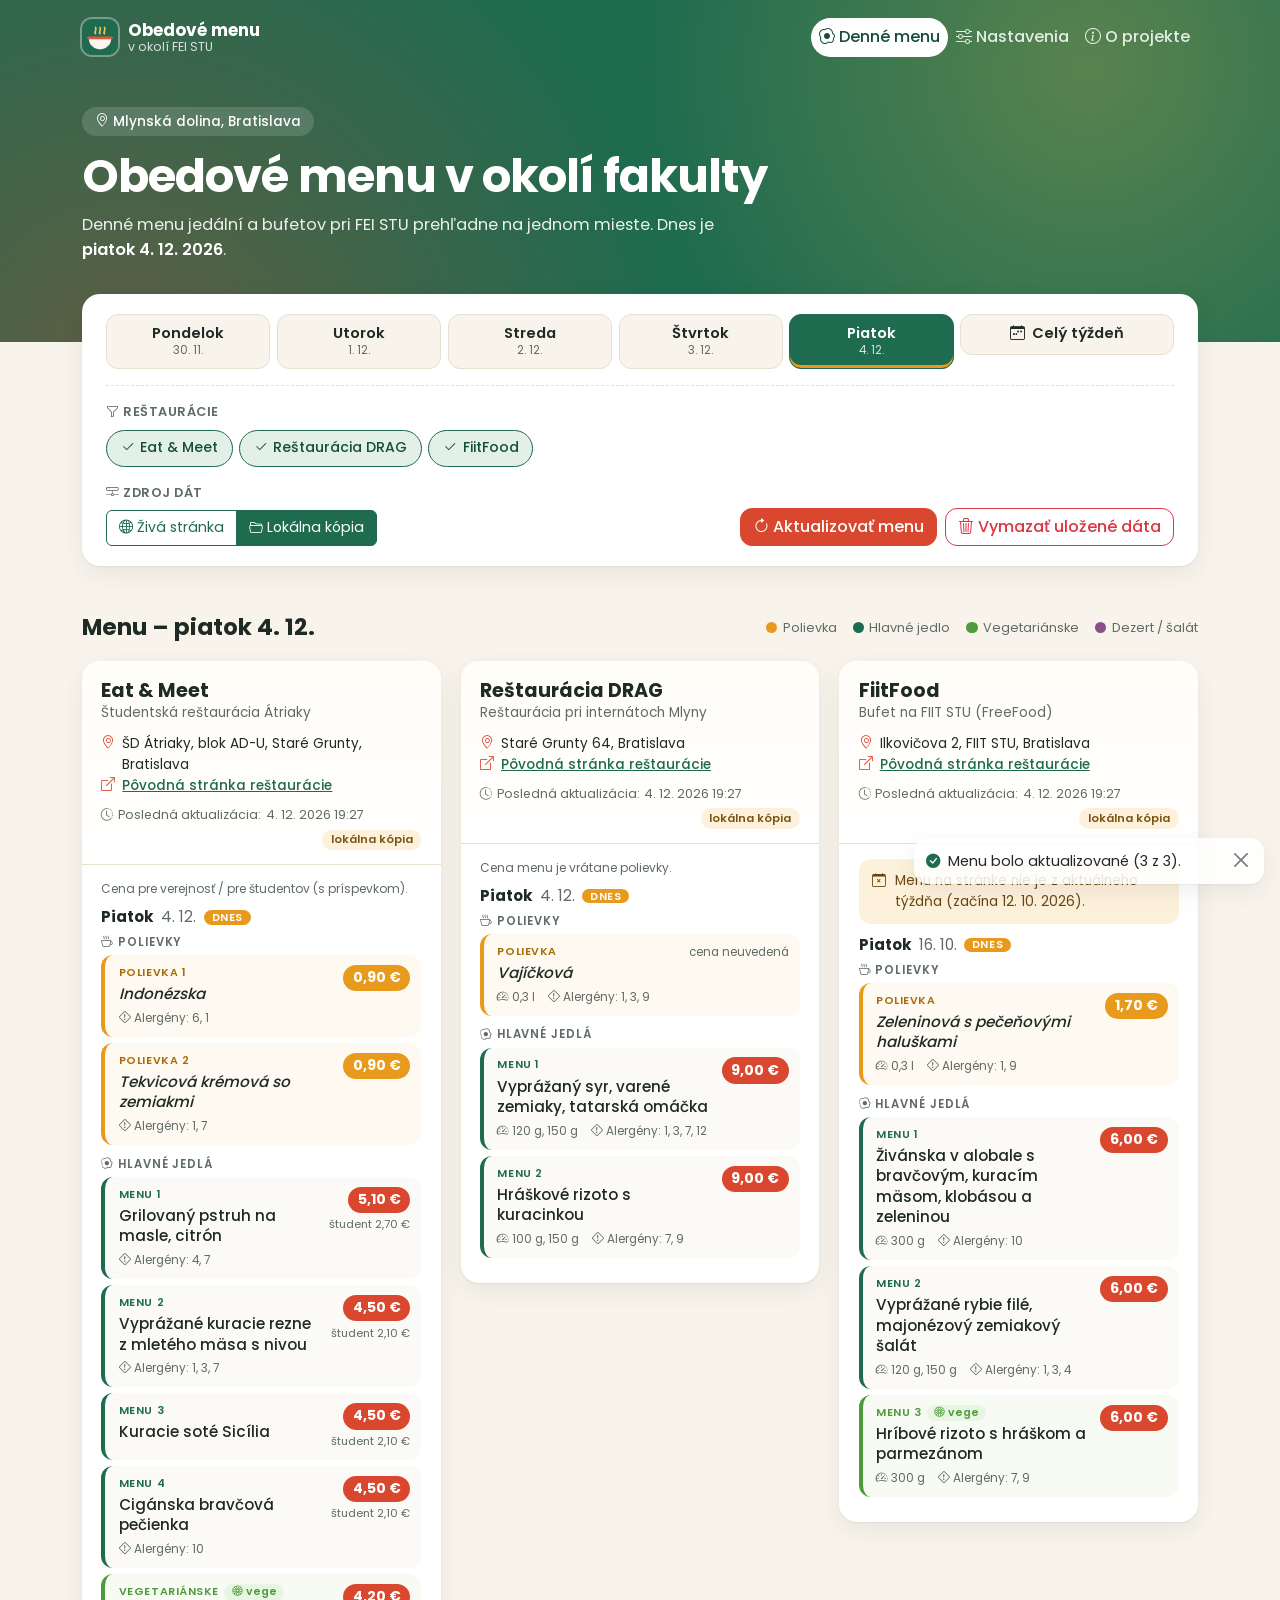
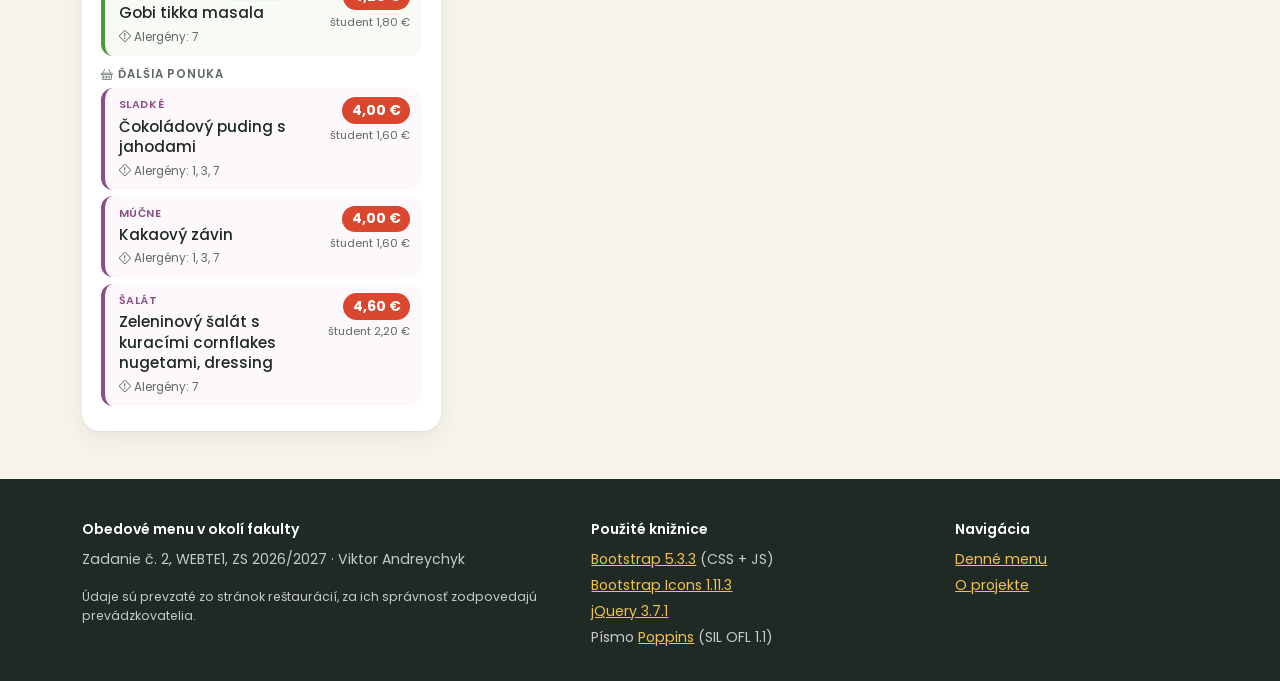
<file: index.html>
<!DOCTYPE html>
<html lang="sk">
<head>
    <meta charset="utf-8">
    <meta name="viewport" content="width=device-width, initial-scale=1">
    <meta name="description" content="Denné obedové menu reštaurácií a jedální v okolí FEI STU v Bratislave na jednom mieste.">
    <meta name="author" content="Viktor Andreychyk">
    <title>Obedové menu v okolí fakulty</title>
    <link rel="icon" href="img/favicon.svg" type="image/svg+xml">
    <link rel="icon" href="img/favicon-32.png" type="image/png" sizes="32x32">
    <link rel="apple-touch-icon" href="img/apple-touch-icon.png">
    <link rel="stylesheet" href="vendor/bootstrap/bootstrap.min.css">
    <link rel="stylesheet" href="vendor/bootstrap-icons/bootstrap-icons.min.css">
    <link rel="stylesheet" href="css/fonts.css">
    <link rel="stylesheet" href="css/style.css">
</head>
<body>
<a class="skip-link" href="#obsah">Preskočiť na obsah</a>

<header class="site-header">
    <nav class="navbar navbar-expand-md" aria-label="Hlavná navigácia">
        <div class="container">
            <a class="navbar-brand" href="index.html">
                <img src="img/favicon.svg" alt="" width="36" height="36">
                <span>Obedové menu <span class="brand-sub">v okolí FEI STU</span></span>
            </a>
            <button class="navbar-toggler" type="button" data-bs-toggle="collapse" data-bs-target="#hlavneMenu"
                    aria-controls="hlavneMenu" aria-expanded="false" aria-label="Zobraziť navigáciu">
                <span class="bi bi-list" aria-hidden="true"></span>
            </button>
            <div class="collapse navbar-collapse" id="hlavneMenu">
                <ul class="navbar-nav ms-auto">
                    <li class="nav-item"><a class="nav-link active" aria-current="page" href="index.html"><span class="bi bi-egg-fried" aria-hidden="true"></span> Denné menu</a></li>
                    <li class="nav-item"><a class="nav-link" href="index.html#nastavenia"><span class="bi bi-sliders" aria-hidden="true"></span> Nastavenia</a></li>
                    <li class="nav-item"><a class="nav-link" href="o-projekte.html"><span class="bi bi-info-circle" aria-hidden="true"></span> O projekte</a></li>
                </ul>
            </div>
        </div>
    </nav>

    <div class="hero">
        <div class="container">
            <p class="hero-kicker"><span class="bi bi-geo-alt" aria-hidden="true"></span> Mlynská dolina, Bratislava</p>
            <h1>Obedové menu v&nbsp;okolí fakulty</h1>
            <p class="hero-lead">Denné menu jedální a&nbsp;bufetov pri FEI STU prehľadne na jednom mieste.
                Dnes je <time id="dnesnyDatum" datetime="2026-10-14">streda</time>.</p>
        </div>
    </div>
</header>

<main id="obsah">
    <section class="controls" id="nastavenia" aria-labelledby="nastaveniaNadpis">
        <div class="container">
            <h2 id="nastaveniaNadpis" class="visually-hidden">Nastavenia zobrazenia</h2>

            <div class="controls-card">
                <div class="controls-row">
                    <nav class="day-switch" aria-label="Výber dňa">
                        <ul class="day-tabs" id="dayTabs">
                            <li><button type="button" class="day-tab" data-day="1"><span class="d-name">Pondelok</span><span class="d-short">Po</span> <span class="d-date"></span></button></li>
                            <li><button type="button" class="day-tab" data-day="2"><span class="d-name">Utorok</span><span class="d-short">Ut</span> <span class="d-date"></span></button></li>
                            <li><button type="button" class="day-tab" data-day="3"><span class="d-name">Streda</span><span class="d-short">St</span> <span class="d-date"></span></button></li>
                            <li><button type="button" class="day-tab" data-day="4"><span class="d-name">Štvrtok</span><span class="d-short">Št</span> <span class="d-date"></span></button></li>
                            <li><button type="button" class="day-tab" data-day="5"><span class="d-name">Piatok</span><span class="d-short">Pi</span> <span class="d-date"></span></button></li>
                            <li class="day-tabs-week"><button type="button" class="day-tab day-tab-week" data-day="week"><span class="bi bi-calendar-week" aria-hidden="true"></span> Celý týždeň</button></li>
                        </ul>
                    </nav>
                </div>

                <div class="controls-row controls-row-split">
                    <fieldset class="filter-group">
                        <legend><span class="bi bi-funnel" aria-hidden="true"></span> Reštaurácie</legend>
                        <div id="restaurantFilter" class="filter-chips"></div>
                    </fieldset>

                    <fieldset class="filter-group">
                        <legend><span class="bi bi-hdd-network" aria-hidden="true"></span> Zdroj dát</legend>
                        <div class="btn-group source-switch" role="group" aria-label="Zdroj dát">
                            <input type="radio" class="btn-check" name="zdroj" id="zdrojLive" value="live">
                            <label class="btn btn-outline-success" for="zdrojLive"><span class="bi bi-globe2" aria-hidden="true"></span> Živá stránka</label>
                            <input type="radio" class="btn-check" name="zdroj" id="zdrojLocal" value="local">
                            <label class="btn btn-outline-success" for="zdrojLocal"><span class="bi bi-folder2-open" aria-hidden="true"></span> Lokálna kópia</label>
                        </div>
                    </fieldset>

                    <div class="action-buttons">
                        <button type="button" class="btn btn-primary" id="btnRefresh">
                            <span class="spinner-border spinner-border-sm d-none" aria-hidden="true"></span>
                            <span class="bi bi-arrow-clockwise btn-icon" aria-hidden="true"></span>
                            <span class="btn-text">Aktualizovať menu</span>
                        </button>
                        <button type="button" class="btn btn-outline-danger" id="btnClear">
                            <span class="bi bi-trash3" aria-hidden="true"></span> Vymazať uložené dáta
                        </button>
                    </div>
                </div>
            </div>

            <div id="globalStatus" class="global-status" aria-live="polite"></div>
        </div>
    </section>

    <section class="menu-section" aria-labelledby="menuNadpis">
        <div class="container">
            <div class="menu-heading">
                <h2 id="menuNadpis">Menu</h2>
                <ul class="legend" aria-label="Legenda">
                    <li><span class="legend-dot dot-polievka"></span>Polievka</li>
                    <li><span class="legend-dot dot-hlavne"></span>Hlavné jedlo</li>
                    <li><span class="legend-dot dot-vegetarianske"></span>Vegetariánske</li>
                    <li><span class="legend-dot dot-ine"></span>Dezert / šalát</li>
                </ul>
            </div>
            <div id="restaurantGrid" class="restaurant-grid"></div>
            <p id="emptyFilter" class="empty-filter d-none">Všetky reštaurácie sú skryté filtrom. Zapnite aspoň jednu v&nbsp;nastaveniach vyššie.</p>
        </div>
    </section>
</main>

<footer class="site-footer">
    <div class="container footer-grid">
        <div>
            <p class="footer-title">Obedové menu v&nbsp;okolí fakulty</p>
            <p>Zadanie č.&nbsp;2, WEBTE1, ZS&nbsp;2026/2027 &middot; Viktor Andreychyk</p>
            <p class="small">Údaje sú prevzaté zo stránok reštaurácií, za ich správnosť zodpovedajú prevádzkovatelia.</p>
        </div>
        <div>
            <p class="footer-title">Použité knižnice</p>
            <ul class="footer-list">
                <li><a href="https://getbootstrap.com/">Bootstrap 5.3.3</a> (CSS + JS)</li>
                <li><a href="https://icons.getbootstrap.com/">Bootstrap Icons 1.11.3</a></li>
                <li><a href="https://jquery.com/">jQuery 3.7.1</a></li>
                <li>Písmo <a href="https://github.com/itfoundry/Poppins">Poppins</a> (SIL OFL 1.1)</li>
            </ul>
        </div>
        <div>
            <p class="footer-title">Navigácia</p>
            <ul class="footer-list">
                <li><a href="index.html">Denné menu</a></li>
                <li><a href="o-projekte.html">O projekte</a></li>
            </ul>
        </div>
    </div>
</footer>

<div class="toast-container position-fixed bottom-0 end-0 p-3">
    <div id="appToast" class="toast" role="status" aria-live="polite" aria-atomic="true">
        <div class="toast-body d-flex align-items-start gap-2">
            <span class="bi bi-check-circle-fill toast-icon" aria-hidden="true"></span>
            <span id="appToastText">Hotovo.</span>
            <button type="button" class="btn-close ms-auto" data-bs-dismiss="toast" aria-label="Zavrieť"></button>
        </div>
    </div>
</div>

<script src="vendor/jquery/jquery.min.js"></script>
<script src="vendor/bootstrap/bootstrap.bundle.min.js"></script>
<script src="js/config.js"></script>
<script src="js/utils.js"></script>
<script src="js/restaurants.js"></script>
<script src="js/storage.js"></script>
<script src="js/loader.js"></script>
<script src="js/app.js"></script>
</body>
</html>
</file>
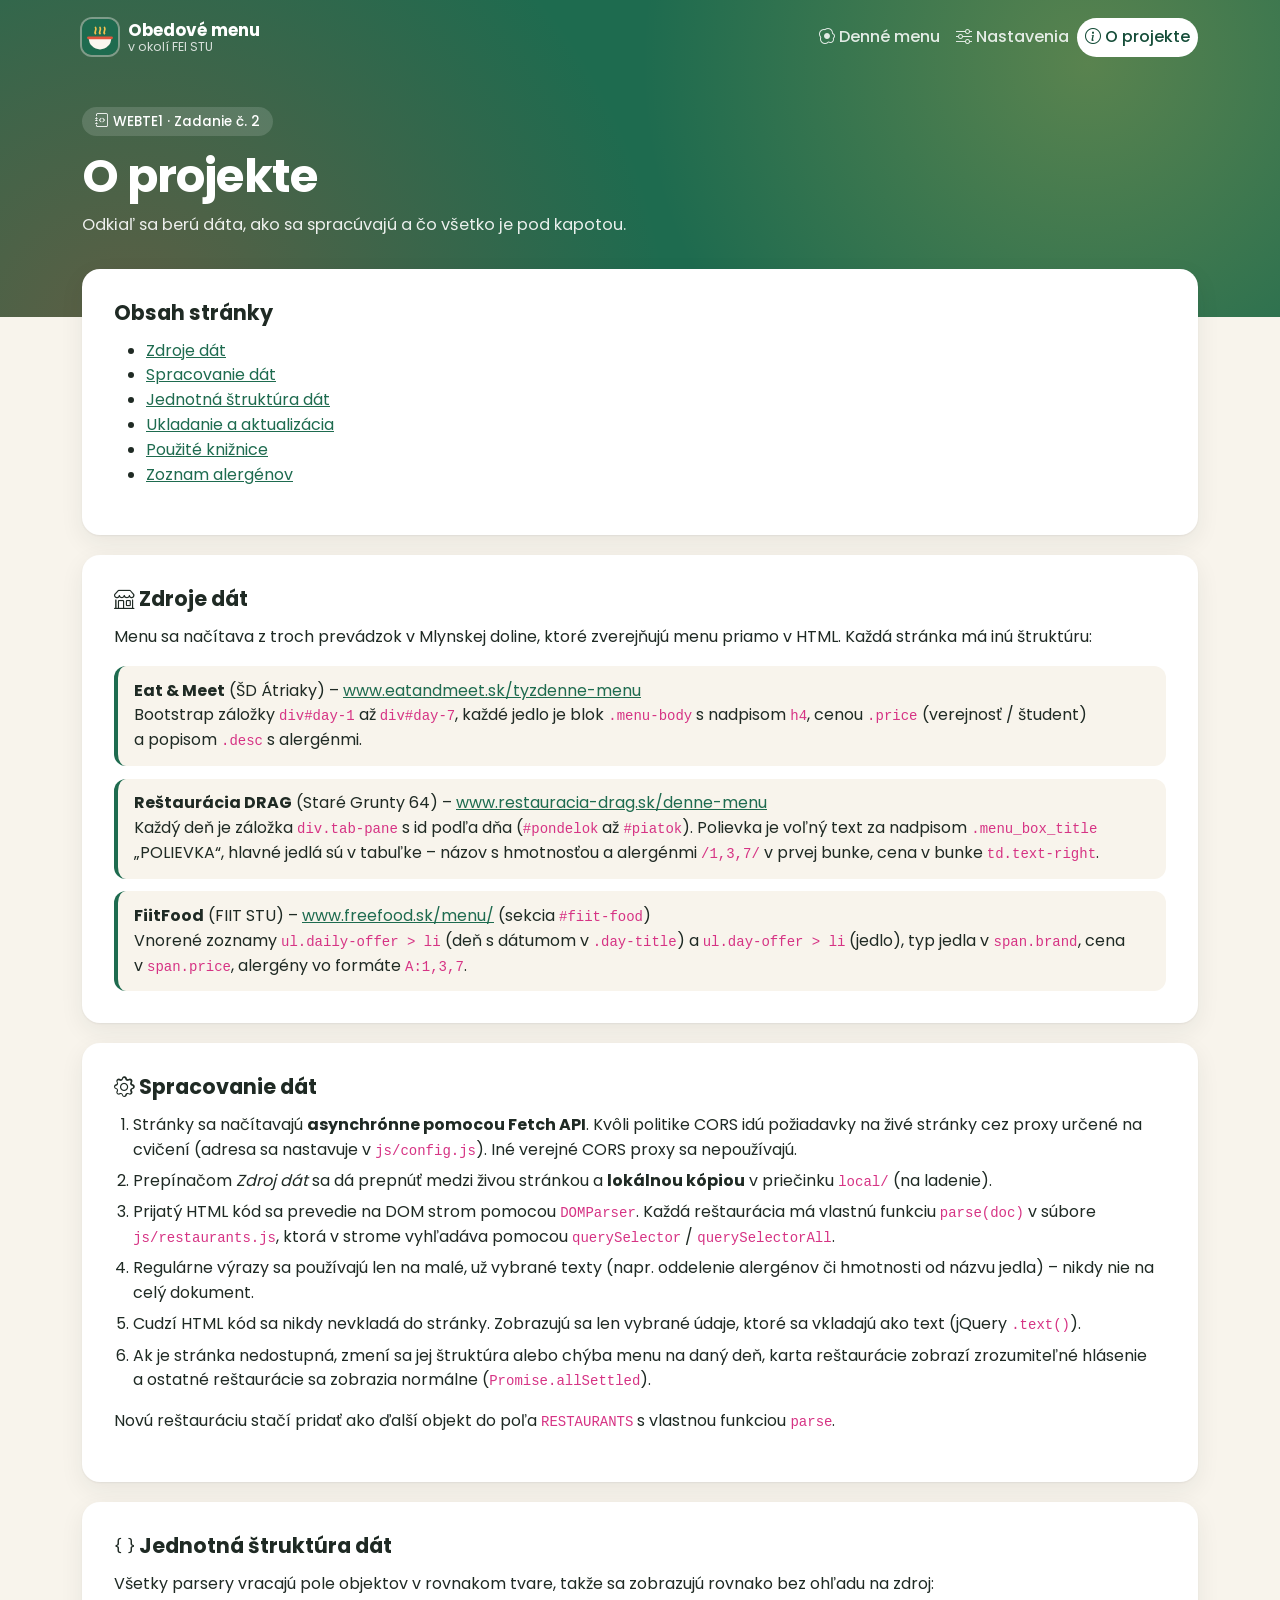
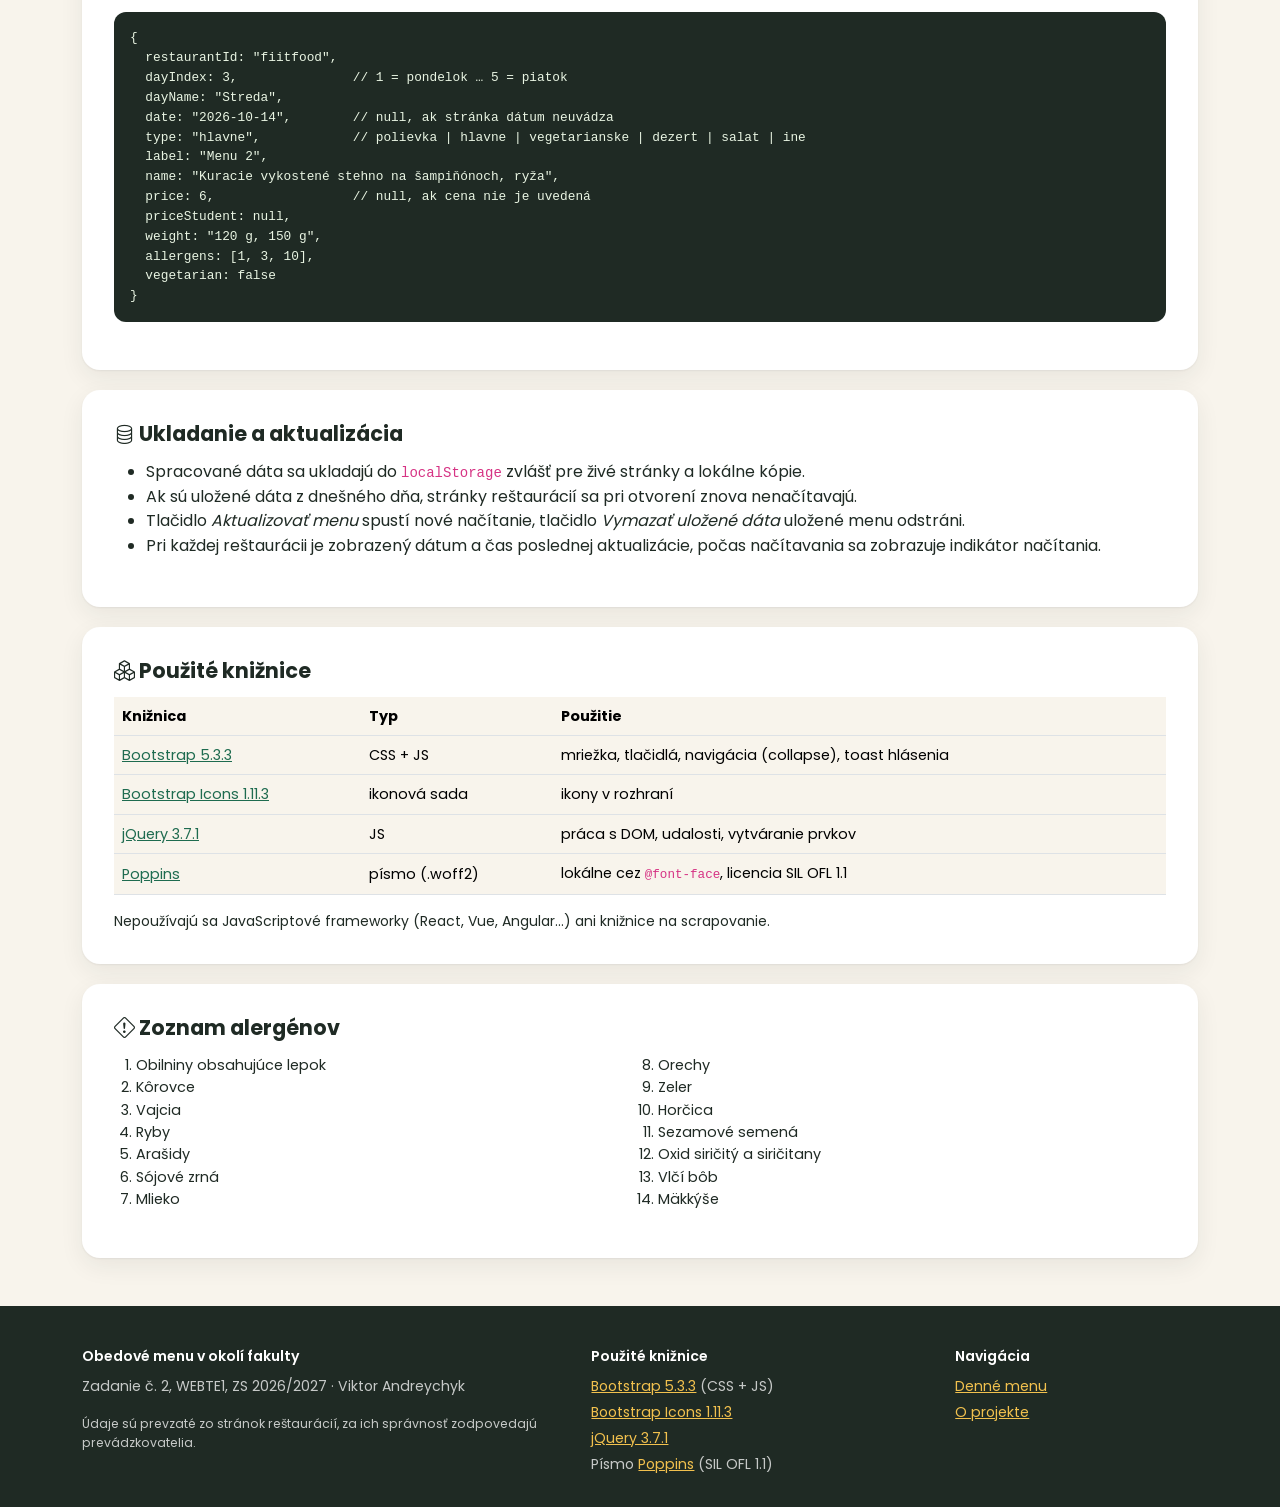
<file: o-projekte.html>
<!DOCTYPE html>
<html lang="sk">
<head>
    <meta charset="utf-8">
    <meta name="viewport" content="width=device-width, initial-scale=1">
    <meta name="description" content="Informácie o projekte Obedové menu v okolí fakulty – zdroje dát, spracovanie a použité knižnice.">
    <meta name="author" content="Viktor Andreychyk">
    <title>O projekte | Obedové menu v okolí fakulty</title>
    <link rel="icon" href="img/favicon.svg" type="image/svg+xml">
    <link rel="icon" href="img/favicon-32.png" type="image/png" sizes="32x32">
    <link rel="apple-touch-icon" href="img/apple-touch-icon.png">
    <link rel="stylesheet" href="vendor/bootstrap/bootstrap.min.css">
    <link rel="stylesheet" href="vendor/bootstrap-icons/bootstrap-icons.min.css">
    <link rel="stylesheet" href="css/fonts.css">
    <link rel="stylesheet" href="css/style.css">
</head>
<body>
<a class="skip-link" href="#obsah">Preskočiť na obsah</a>

<header class="site-header">
    <nav class="navbar navbar-expand-md" aria-label="Hlavná navigácia">
        <div class="container">
            <a class="navbar-brand" href="index.html">
                <img src="img/favicon.svg" alt="" width="36" height="36">
                <span>Obedové menu <span class="brand-sub">v okolí FEI STU</span></span>
            </a>
            <button class="navbar-toggler" type="button" data-bs-toggle="collapse" data-bs-target="#hlavneMenu"
                    aria-controls="hlavneMenu" aria-expanded="false" aria-label="Zobraziť navigáciu">
                <span class="bi bi-list" aria-hidden="true"></span>
            </button>
            <div class="collapse navbar-collapse" id="hlavneMenu">
                <ul class="navbar-nav ms-auto">
                    <li class="nav-item"><a class="nav-link" href="index.html"><span class="bi bi-egg-fried" aria-hidden="true"></span> Denné menu</a></li>
                    <li class="nav-item"><a class="nav-link" href="index.html#nastavenia"><span class="bi bi-sliders" aria-hidden="true"></span> Nastavenia</a></li>
                    <li class="nav-item"><a class="nav-link active" aria-current="page" href="o-projekte.html"><span class="bi bi-info-circle" aria-hidden="true"></span> O projekte</a></li>
                </ul>
            </div>
        </div>
    </nav>

    <div class="hero">
        <div class="container">
            <p class="hero-kicker"><span class="bi bi-journal-code" aria-hidden="true"></span> WEBTE1 &middot; Zadanie č.&nbsp;2</p>
            <h1>O projekte</h1>
            <p class="hero-lead">Odkiaľ sa berú dáta, ako sa spracúvajú a&nbsp;čo všetko je pod kapotou.</p>
        </div>
    </div>
</header>

<main id="obsah" class="page-content">
    <div class="container">
        <nav class="content-card" aria-labelledby="obsahNadpis">
            <h2 id="obsahNadpis">Obsah stránky</h2>
            <ul>
                <li><a href="#zdroje">Zdroje dát</a></li>
                <li><a href="#spracovanie">Spracovanie dát</a></li>
                <li><a href="#struktura">Jednotná štruktúra dát</a></li>
                <li><a href="#ukladanie">Ukladanie a&nbsp;aktualizácia</a></li>
                <li><a href="#kniznice">Použité knižnice</a></li>
                <li><a href="#alergeny">Zoznam alergénov</a></li>
            </ul>
        </nav>

        <section class="content-card" id="zdroje" aria-labelledby="zdrojeNadpis">
            <h2 id="zdrojeNadpis"><span class="bi bi-shop" aria-hidden="true"></span> Zdroje dát</h2>
            <p>Menu sa načítava z&nbsp;troch prevádzok v&nbsp;Mlynskej doline, ktoré zverejňujú menu priamo v&nbsp;HTML. Každá stránka má inú štruktúru:</p>
            <ul class="source-list">
                <li>
                    <strong>Eat &amp; Meet</strong> (ŠD Átriaky) –
                    <a href="https://www.eatandmeet.sk/tyzdenne-menu">www.eatandmeet.sk/tyzdenne-menu</a><br>
                    Bootstrap záložky <code>div#day-1</code> až <code>div#day-7</code>, každé jedlo je blok <code>.menu-body</code>
                    s&nbsp;nadpisom <code>h4</code>, cenou <code>.price</code> (verejnosť / študent) a&nbsp;popisom <code>.desc</code> s&nbsp;alergénmi.
                </li>
                <li>
                    <strong>Reštaurácia DRAG</strong> (Staré Grunty 64) –
                    <a href="https://www.restauracia-drag.sk/denne-menu">www.restauracia-drag.sk/denne-menu</a><br>
                    Každý deň je záložka <code>div.tab-pane</code> s&nbsp;id podľa dňa (<code>#pondelok</code> až <code>#piatok</code>).
                    Polievka je voľný text za nadpisom <code>.menu_box_title</code> „POLIEVKA“, hlavné jedlá sú v&nbsp;tabuľke –
                    názov s&nbsp;hmotnosťou a&nbsp;alergénmi <code>/1,3,7/</code> v&nbsp;prvej bunke, cena v&nbsp;bunke <code>td.text-right</code>.
                </li>
                <li>
                    <strong>FiitFood</strong> (FIIT STU) –
                    <a href="http://www.freefood.sk/menu/">www.freefood.sk/menu/</a> (sekcia <code>#fiit-food</code>)<br>
                    Vnorené zoznamy <code>ul.daily-offer &gt; li</code> (deň s&nbsp;dátumom v&nbsp;<code>.day-title</code>) a&nbsp;<code>ul.day-offer &gt; li</code> (jedlo),
                    typ jedla v&nbsp;<code>span.brand</code>, cena v&nbsp;<code>span.price</code>, alergény vo formáte <code>A:1,3,7</code>.
                </li>
            </ul>
        </section>

        <section class="content-card" id="spracovanie" aria-labelledby="spracovanieNadpis">
            <h2 id="spracovanieNadpis"><span class="bi bi-gear" aria-hidden="true"></span> Spracovanie dát</h2>
            <ol class="steps">
                <li>Stránky sa načítavajú <strong>asynchrónne pomocou Fetch API</strong>. Kvôli politike CORS idú požiadavky na živé stránky cez
                    proxy určené na cvičení (adresa sa nastavuje v&nbsp;<code>js/config.js</code>). Iné verejné CORS proxy sa nepoužívajú.</li>
                <li>Prepínačom <em>Zdroj dát</em> sa dá prepnúť medzi živou stránkou a&nbsp;<strong>lokálnou kópiou</strong> v&nbsp;priečinku <code>local/</code> (na ladenie).</li>
                <li>Prijatý HTML kód sa prevedie na DOM strom pomocou <code>DOMParser</code>. Každá reštaurácia má vlastnú funkciu
                    <code>parse(doc)</code> v&nbsp;súbore <code>js/restaurants.js</code>, ktorá v&nbsp;strome vyhľadáva pomocou
                    <code>querySelector</code> / <code>querySelectorAll</code>.</li>
                <li>Regulárne výrazy sa používajú len na malé, už vybrané texty (napr. oddelenie alergénov či hmotnosti od názvu jedla) – nikdy nie na celý dokument.</li>
                <li>Cudzí HTML kód sa nikdy nevkladá do stránky. Zobrazujú sa len vybrané údaje, ktoré sa vkladajú ako text (jQuery <code>.text()</code>).</li>
                <li>Ak je stránka nedostupná, zmení sa jej štruktúra alebo chýba menu na daný deň, karta reštaurácie zobrazí zrozumiteľné hlásenie
                    a&nbsp;ostatné reštaurácie sa zobrazia normálne (<code>Promise.allSettled</code>).</li>
            </ol>
            <p>Novú reštauráciu stačí pridať ako ďalší objekt do poľa <code>RESTAURANTS</code> s&nbsp;vlastnou funkciou <code>parse</code>.</p>
        </section>

        <section class="content-card" id="struktura" aria-labelledby="strukturaNadpis">
            <h2 id="strukturaNadpis"><span class="bi bi-braces" aria-hidden="true"></span> Jednotná štruktúra dát</h2>
            <p>Všetky parsery vracajú pole objektov v&nbsp;rovnakom tvare, takže sa zobrazujú rovnako bez ohľadu na zdroj:</p>
            <pre class="code-block"><code>{
  restaurantId: "fiitfood",
  dayIndex: 3,               // 1 = pondelok … 5 = piatok
  dayName: "Streda",
  date: "2026-10-14",        // null, ak stránka dátum neuvádza
  type: "hlavne",            // polievka | hlavne | vegetarianske | dezert | salat | ine
  label: "Menu 2",
  name: "Kuracie vykostené stehno na šampiňónoch, ryža",
  price: 6,                  // null, ak cena nie je uvedená
  priceStudent: null,
  weight: "120 g, 150 g",
  allergens: [1, 3, 10],
  vegetarian: false
}</code></pre>
        </section>

        <section class="content-card" id="ukladanie" aria-labelledby="ukladanieNadpis">
            <h2 id="ukladanieNadpis"><span class="bi bi-database" aria-hidden="true"></span> Ukladanie a&nbsp;aktualizácia</h2>
            <ul>
                <li>Spracované dáta sa ukladajú do <code>localStorage</code> zvlášť pre živé stránky a&nbsp;lokálne kópie.</li>
                <li>Ak sú uložené dáta z&nbsp;dnešného dňa, stránky reštaurácií sa pri otvorení znova nenačítavajú.</li>
                <li>Tlačidlo <em>Aktualizovať menu</em> spustí nové načítanie, tlačidlo <em>Vymazať uložené dáta</em> uložené menu odstráni.</li>
                <li>Pri každej reštaurácii je zobrazený dátum a&nbsp;čas poslednej aktualizácie, počas načítavania sa zobrazuje indikátor načítania.</li>
            </ul>
        </section>

        <section class="content-card" id="kniznice" aria-labelledby="kniznicNadpis">
            <h2 id="kniznicNadpis"><span class="bi bi-boxes" aria-hidden="true"></span> Použité knižnice</h2>
            <div class="table-responsive">
                <table class="table lib-table align-middle">
                    <thead>
                    <tr><th scope="col">Knižnica</th><th scope="col">Typ</th><th scope="col">Použitie</th></tr>
                    </thead>
                    <tbody>
                    <tr><td><a href="https://getbootstrap.com/">Bootstrap 5.3.3</a></td><td>CSS + JS</td><td>mriežka, tlačidlá, navigácia (collapse), toast hlásenia</td></tr>
                    <tr><td><a href="https://icons.getbootstrap.com/">Bootstrap Icons 1.11.3</a></td><td>ikonová sada</td><td>ikony v&nbsp;rozhraní</td></tr>
                    <tr><td><a href="https://jquery.com/">jQuery 3.7.1</a></td><td>JS</td><td>práca s&nbsp;DOM, udalosti, vytváranie prvkov</td></tr>
                    <tr><td><a href="https://github.com/itfoundry/Poppins">Poppins</a></td><td>písmo (.woff2)</td><td>lokálne cez <code>@font-face</code>, licencia SIL OFL 1.1</td></tr>
                    </tbody>
                </table>
            </div>
            <p class="small mb-0">Nepoužívajú sa JavaScriptové frameworky (React, Vue, Angular…) ani knižnice na scrapovanie.</p>
        </section>

        <section class="content-card" id="alergeny" aria-labelledby="alergenyNadpis">
            <h2 id="alergenyNadpis"><span class="bi bi-exclamation-diamond" aria-hidden="true"></span> Zoznam alergénov</h2>
            <ol class="allergen-list">
                <li>Obilniny obsahujúce lepok</li>
                <li>Kôrovce</li>
                <li>Vajcia</li>
                <li>Ryby</li>
                <li>Arašidy</li>
                <li>Sójové zrná</li>
                <li>Mlieko</li>
                <li>Orechy</li>
                <li>Zeler</li>
                <li>Horčica</li>
                <li>Sezamové semená</li>
                <li>Oxid siričitý a&nbsp;siričitany</li>
                <li>Vlčí bôb</li>
                <li>Mäkkýše</li>
            </ol>
        </section>
    </div>
</main>

<footer class="site-footer">
    <div class="container footer-grid">
        <div>
            <p class="footer-title">Obedové menu v&nbsp;okolí fakulty</p>
            <p>Zadanie č.&nbsp;2, WEBTE1, ZS&nbsp;2026/2027 &middot; Viktor Andreychyk</p>
            <p class="small">Údaje sú prevzaté zo stránok reštaurácií, za ich správnosť zodpovedajú prevádzkovatelia.</p>
        </div>
        <div>
            <p class="footer-title">Použité knižnice</p>
            <ul class="footer-list">
                <li><a href="https://getbootstrap.com/">Bootstrap 5.3.3</a> (CSS + JS)</li>
                <li><a href="https://icons.getbootstrap.com/">Bootstrap Icons 1.11.3</a></li>
                <li><a href="https://jquery.com/">jQuery 3.7.1</a></li>
                <li>Písmo <a href="https://github.com/itfoundry/Poppins">Poppins</a> (SIL OFL 1.1)</li>
            </ul>
        </div>
        <div>
            <p class="footer-title">Navigácia</p>
            <ul class="footer-list">
                <li><a href="index.html">Denné menu</a></li>
                <li><a href="o-projekte.html">O projekte</a></li>
            </ul>
        </div>
    </div>
</footer>

<script src="vendor/jquery/jquery.min.js"></script>
<script src="vendor/bootstrap/bootstrap.bundle.min.js"></script>
</body>
</html>
</file>
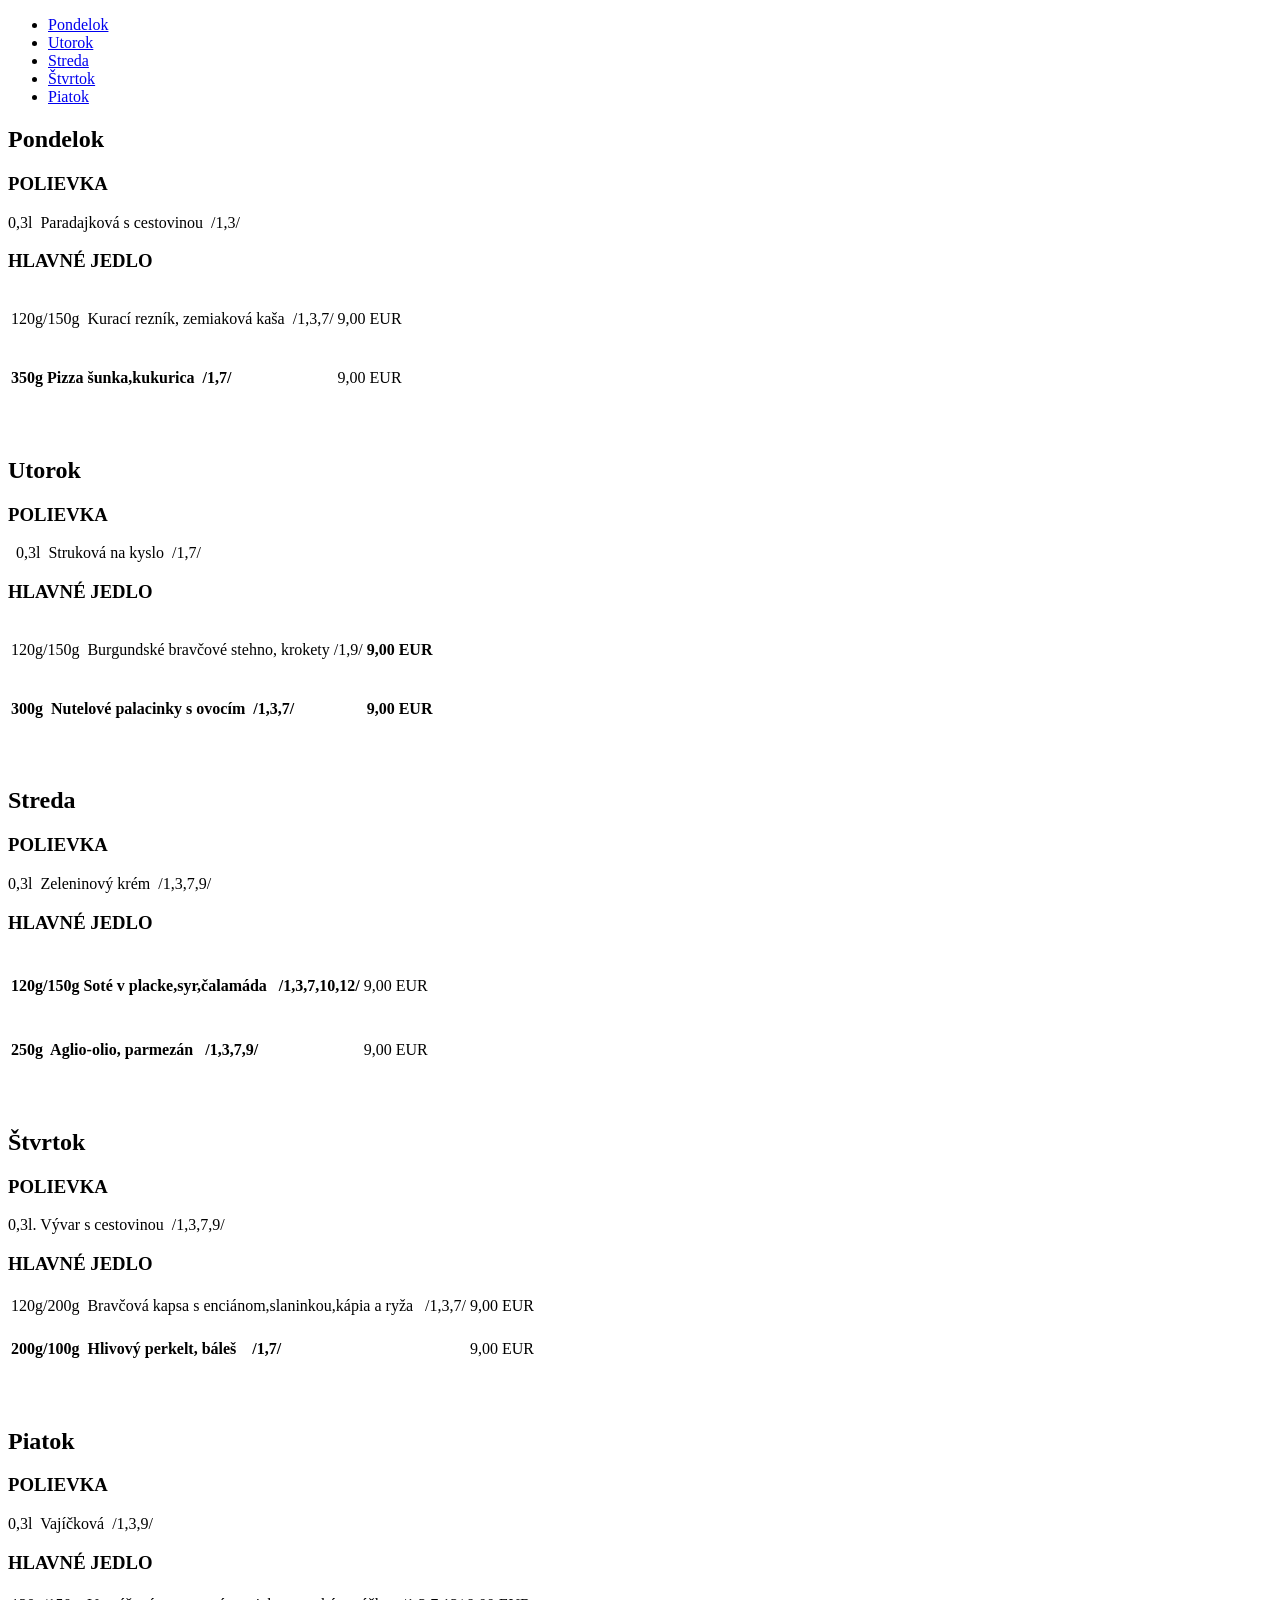
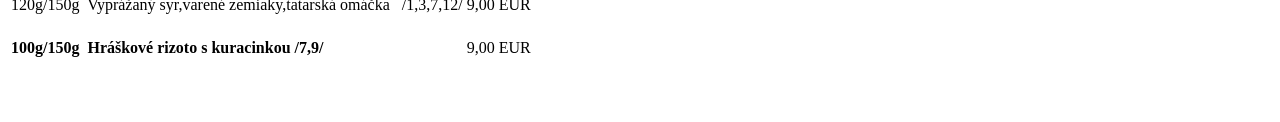
<file: local/drag.html>
<!DOCTYPE html>
<html lang="sk">
<head>
<meta charset="utf-8">
<title>Reštaurácia DRAG</title>
</head>
<body>
<!-- Lokálna kópia stránky https://www.restauracia-drag.sk/denne-menu uložená 26.10.2026 pre účely ladenia.
     Zjednodušená: odstránené skripty, štýly, obrázky a časti mimo menu; štruktúra menu (značky, triedy, id) je zachovaná. -->
<div class="container">
<div class="col-xs-12">
<div class="tab-content"><ul class="nav text-center menu_box_nav box_margin" role="tablist"><li role="presentation"><a id="pondelok_t" href="#pondelok" aria-controls="pondelok" role="tab" data-toggle="tab" class="active">Pondelok</a></li><li role="presentation"><a id="utorok_t" href="#utorok" aria-controls="utorok" role="tab" data-toggle="tab">Utorok</a></li><li role="presentation"><a id="streda_t" href="#streda" aria-controls="streda" role="tab" data-toggle="tab">Streda</a></li><li role="presentation"><a id="stvrtok_t" href="#stvrtok" aria-controls="stvrtok" role="tab" data-toggle="tab">Štvrtok</a></li><li role="presentation"><a id="piatok_t" href="#piatok" aria-controls="piatok" role="tab" data-toggle="tab">Piatok</a></li></ul><div role="tabpanel" class="tab-pane active" id="pondelok"><div class="menu_box_title box_margin"><h2>Pondelok</h2></div>
  <div class="menu_box_title box_margin"><h3><span>POLIEVKA</span></h3></div>
  0,3l&nbsp; Paradajková s cestovinou&nbsp; /1,3/    <div class="menu_box_title box_margin"><h3><span>HLAVNÉ JEDLO</span></h3></div>
  <table class="box_margin">
 <tbody>
 <tr>
 <td>
 <p>
 120g/150g &nbsp;Kurací rezník, zemiaková kaša&nbsp; /1,3,7/</p>
 </td>
 <td class="text-right">
 9,00 EUR</td>
 </tr>
 <tr>
 <td>
 <h4>
 350g Pizza šunka,kukurica&nbsp; /1,7/</h4>
 </td>
 <td class="text-right">
 9,00 EUR</td>
 </tr>
 <tr>
 <td>
 <h4>
 </h4>
 </td>
 <td class="text-right">
 </td>
 </tr>
 </tbody>
</table>
  </div><div role="tabpanel" class="tab-pane" id="utorok"><div class="menu_box_title box_margin"><h2>Utorok</h2></div>
  <div class="menu_box_title box_margin"><h3><span>POLIEVKA</span></h3></div>
  <span>&nbsp; 0,3l&nbsp; Struková na kyslo &nbsp;/1,7/&nbsp;</span>    <div class="menu_box_title box_margin"><h3><span>HLAVNÉ JEDLO</span></h3></div>
  <table class="box_margin">
 <tbody>
 <tr>
 <td>
 <p>
 120g/150g&nbsp; Burgundské bravčové stehno, krokety /1,9/</p>
 </td>
 <td class="text-right">
 <strong>9,00 EUR</strong></td>
 </tr>
 <tr>
 <td>
 <h4>
 300g&nbsp; Nutelové palacinky s ovocím&nbsp;&nbsp;<span>/1,3,7/</span></h4>
 </td>
 <td class="text-right">
 <strong>9,00 EUR</strong></td>
 </tr>
 <tr>
 <td>
 <h4>
 </h4>
 </td>
 <td class="text-right">
 </td>
 </tr>
 </tbody>
</table>
<p>
 <strong></strong></p>
  </div><div role="tabpanel" class="tab-pane" id="streda"><div class="menu_box_title box_margin"><h2>Streda</h2></div>
  <div class="menu_box_title box_margin"><h3><span>POLIEVKA</span></h3></div>
  0,3l&nbsp; Zeleninový krém&nbsp; /1,3,7,9/    <div class="menu_box_title box_margin"><h3><span>HLAVNÉ JEDLO</span></h3></div>
  <table class="box_margin">
 <tbody>
 <tr>
 <td>
 <h4>
 120g/150g Soté v placke,syr,čalamáda&nbsp; &nbsp;/1,3,7,10,12/</h4>
 </td>
 <td class="text-right">
 9,00 EUR</td>
 </tr>
 <tr>
 <td>
 <h4>
 250g&nbsp; Aglio-olio, parmezán&nbsp; &nbsp;/1,3,7,9/</h4>
 </td>
 <td class="text-right">
 9,00 EUR</td>
 </tr>
 <tr>
 <td>
 <h4>
 </h4>
 </td>
 <td class="text-right">
 </td>
 </tr>
 </tbody>
</table>
<p>
 <strong></strong></p>
  </div><div role="tabpanel" class="tab-pane" id="stvrtok"><div class="menu_box_title box_margin"><h2>Štvrtok</h2></div>
  <div class="menu_box_title box_margin"><h3><span>POLIEVKA</span></h3></div>
  0,3l. Vývar s cestovinou&nbsp; /1,3,7,9/    <div class="menu_box_title box_margin"><h3><span>HLAVNÉ JEDLO</span></h3></div>
  <table class="box_margin">
 <tbody>
 <tr>
 <td>
 120g/200g&nbsp; Bravčová kapsa s enciánom,slaninkou,kápia a ryža&nbsp; &nbsp;/1,3,7/</td>
 <td class="text-right">
 9,00 EUR</td>
 </tr>
 <tr>
 <td>
 <h4>
 200g/100g&nbsp; Hlivový perkelt, báleš&nbsp; &nbsp; /1,7/</h4>
 </td>
 <td class="text-right">
 9,00 EUR</td>
 </tr>
 <tr>
 <td>
 <h4>
 </h4>
 </td>
 <td class="text-right">
 <h4>
 </h4>
 </td>
 </tr>
 </tbody>
</table>
<p>
 <strong></strong></p>
  </div><div role="tabpanel" class="tab-pane" id="piatok"><div class="menu_box_title box_margin"><h2>Piatok</h2></div>
  <div class="menu_box_title box_margin"><h3><span>POLIEVKA</span></h3></div>
  <p>
 0,3l&nbsp; Vajíčková&nbsp; /1,3,9/</p>
    <div class="menu_box_title box_margin"><h3><span>HLAVNÉ JEDLO</span></h3></div>
  <table class="box_margin">
 <tbody>
 <tr>
 <td>
 120g/150g&nbsp; Vyprážaný syr,varené zemiaky,tatarská omáčka&nbsp; &nbsp;/1,3,7,12/</td>
 <td class="text-right">
 9,00 EUR</td>
 </tr>
 <tr>
 <td>
 <h4>
 100g/150g&nbsp; Hráškové rizoto s kuracinkou /7,9/</h4>
 </td>
 <td class="text-right">
 9,00 EUR</td>
 </tr>
 <tr>
 <td>
 <h4>
 </h4>
 </td>
 <td class="text-right">
 </td>
 </tr>
 </tbody>
</table>
<p>
 <strong></strong></p>
  </div></div>
</div>
</div>
</body>
</html>
</file>
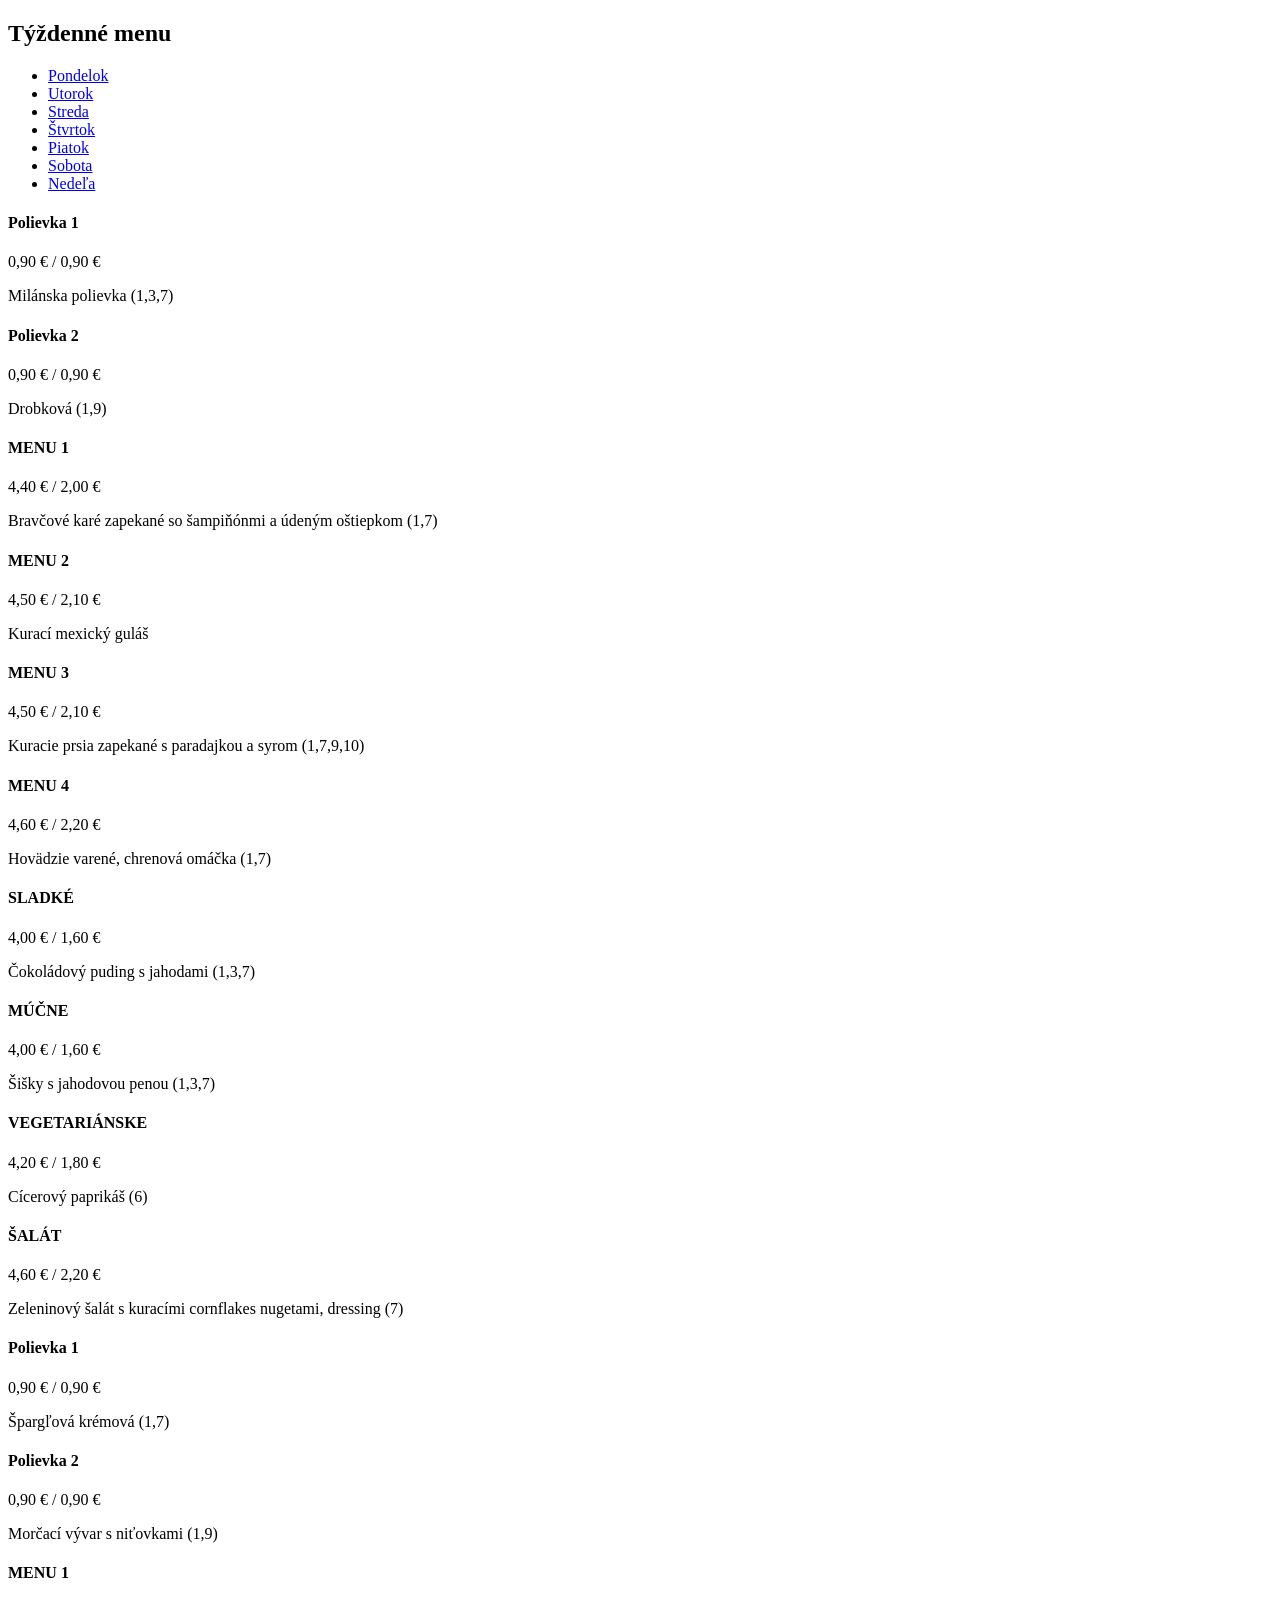
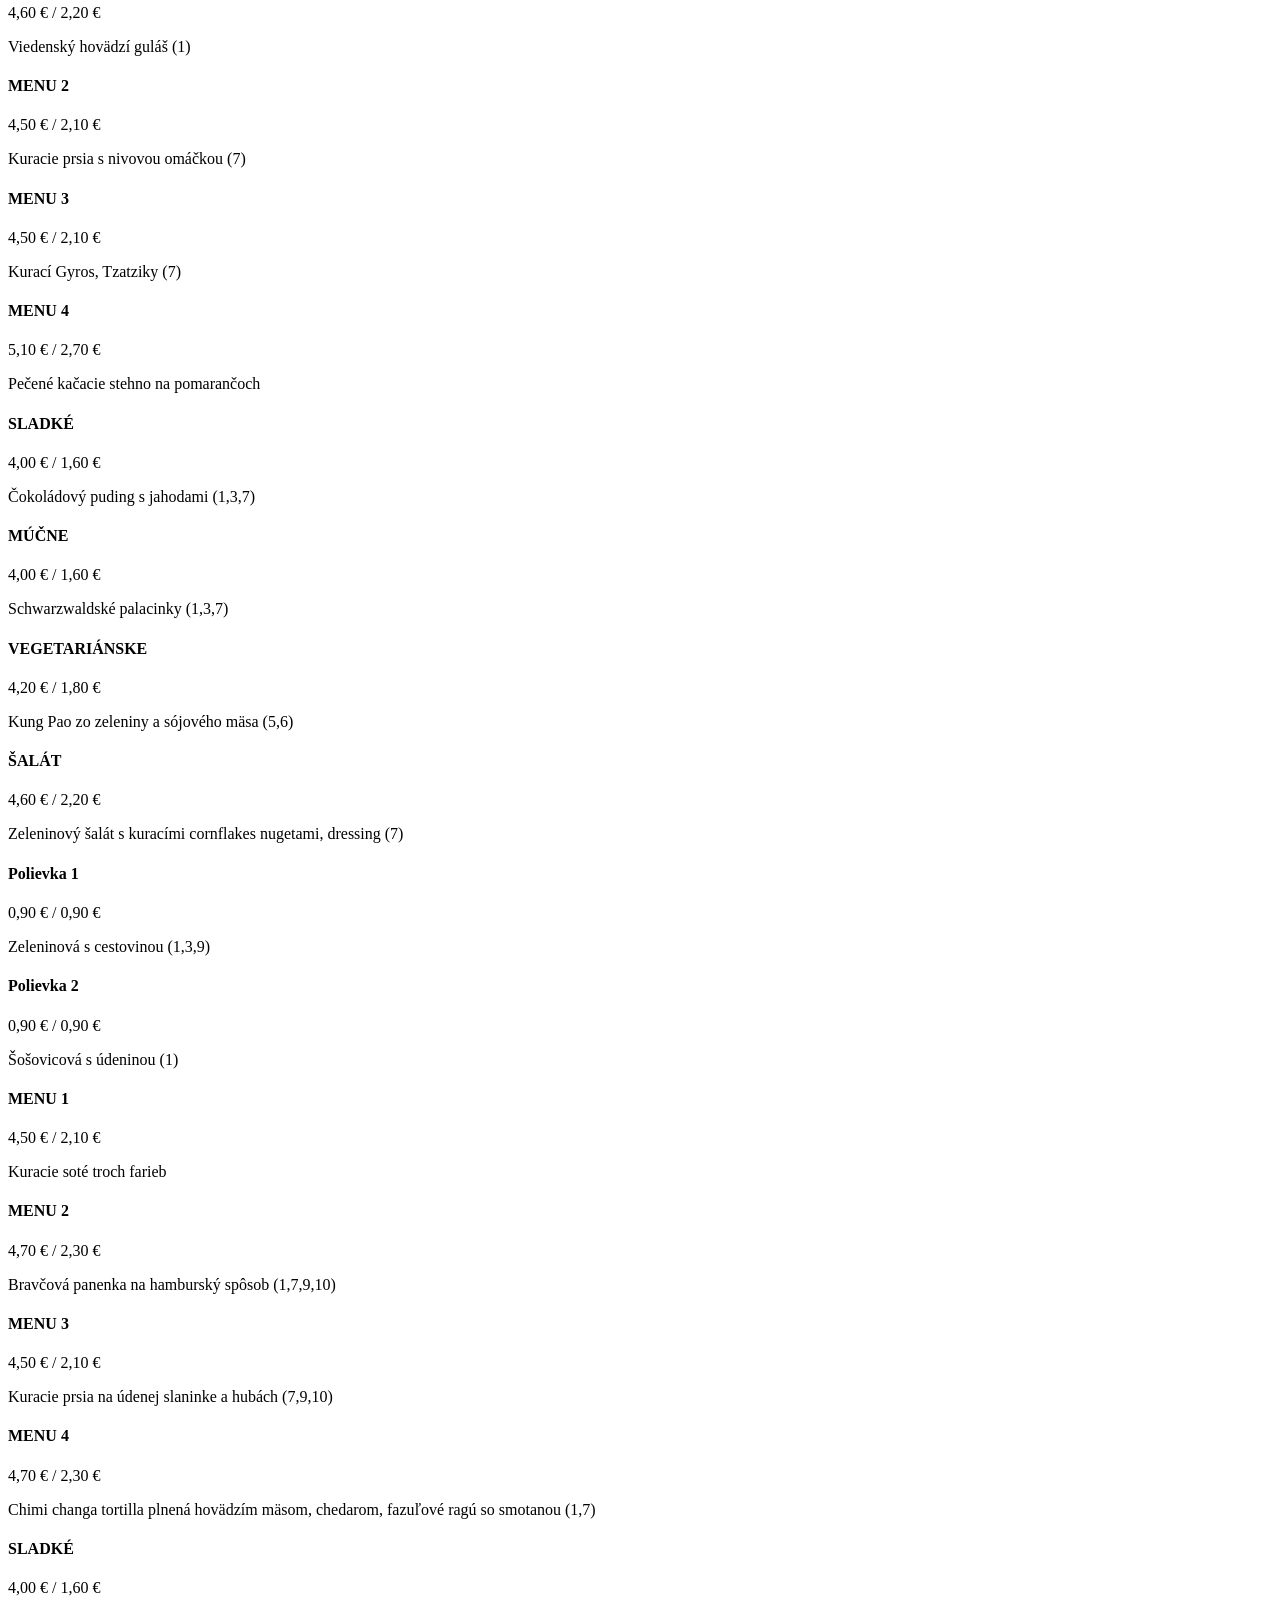
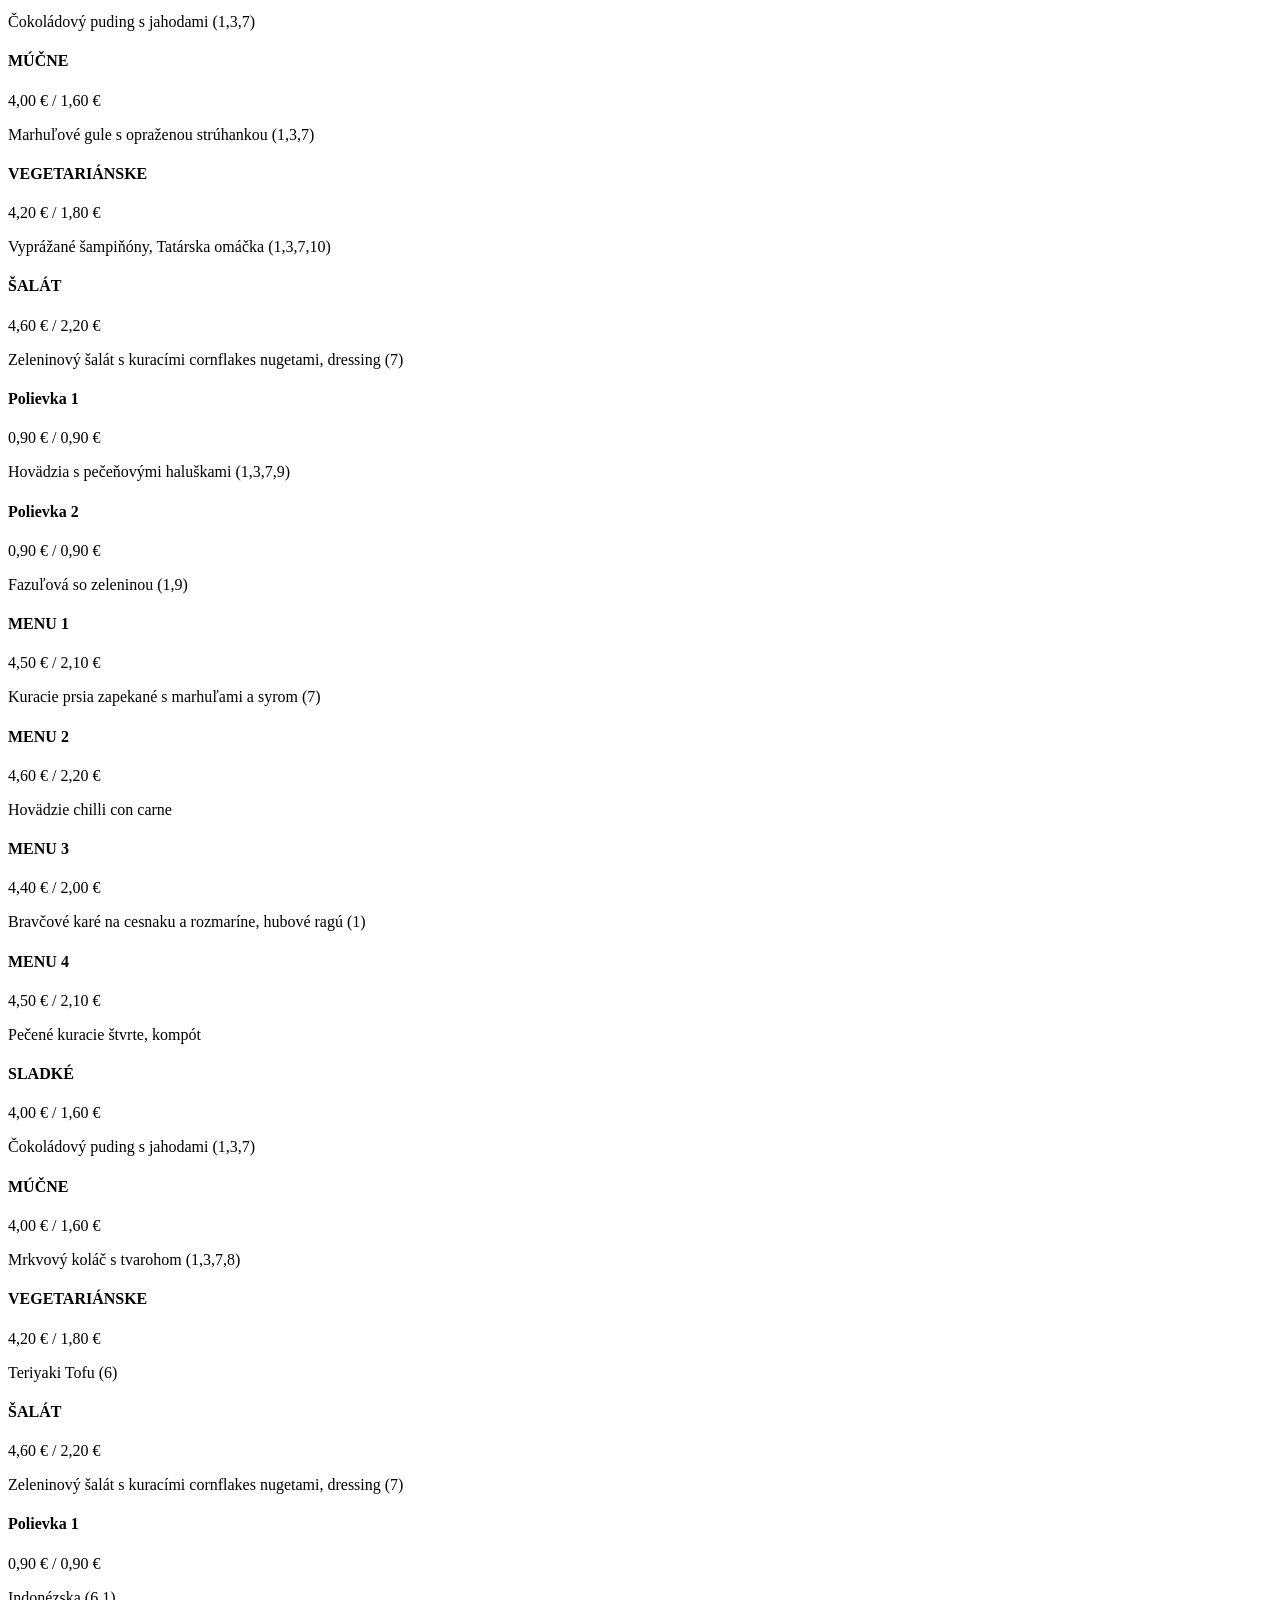
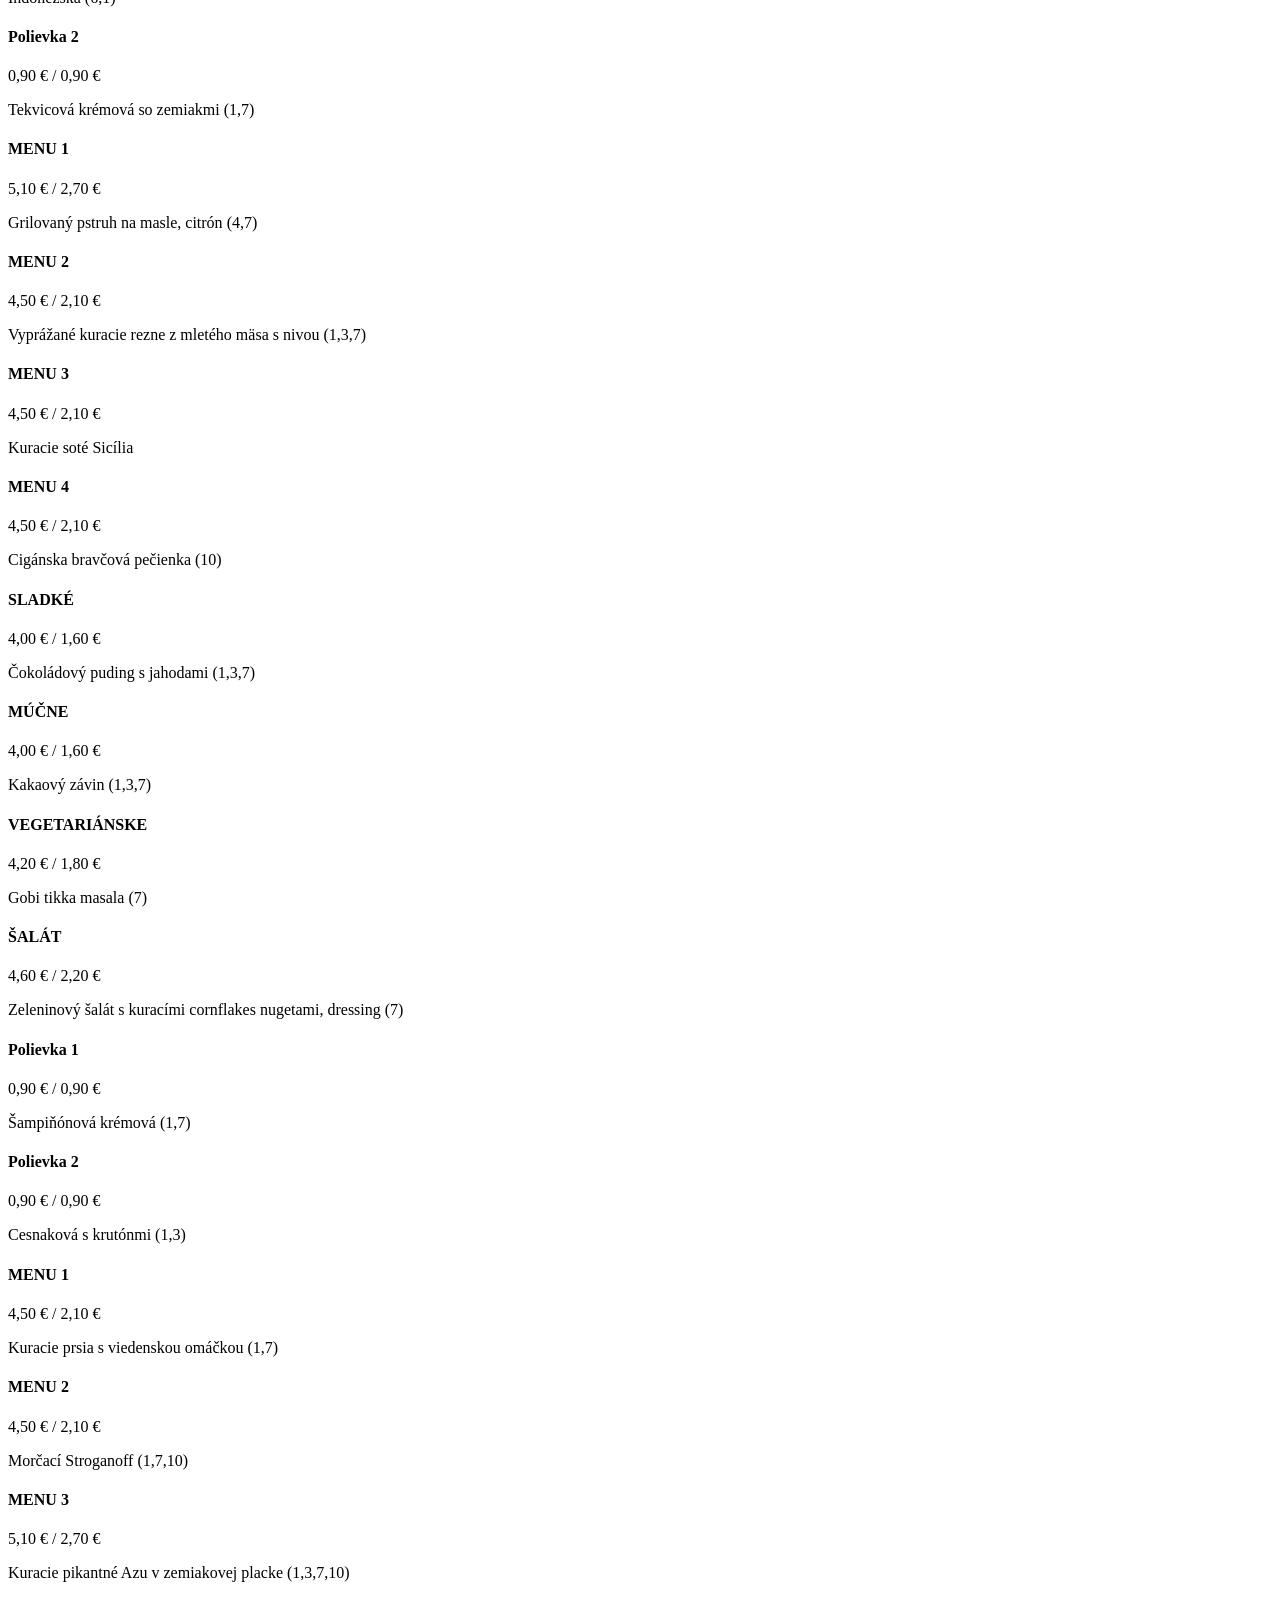
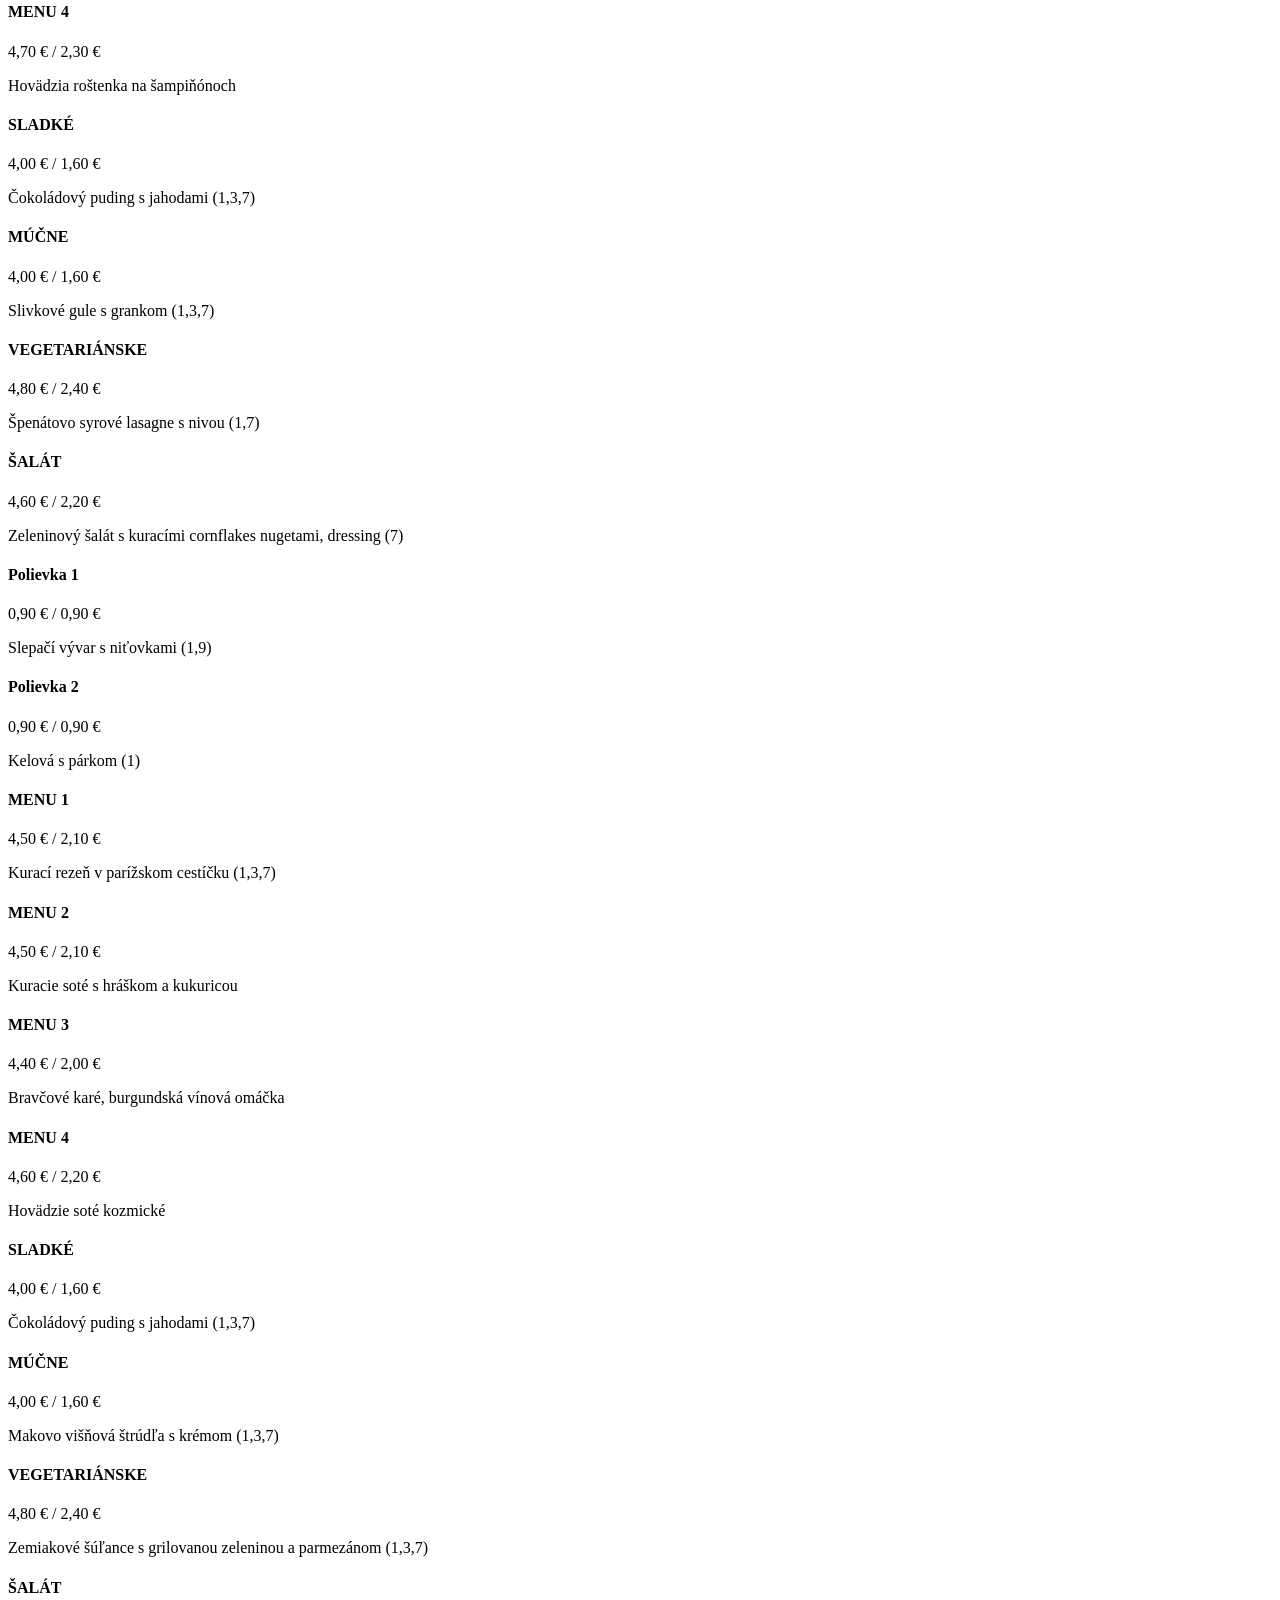
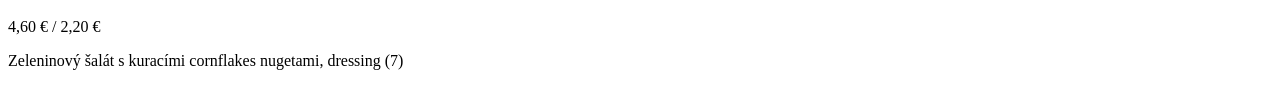
<file: local/eatandmeet.html>
<!DOCTYPE html>
<html lang="sk">
<head>
<meta charset="utf-8">
<title>Eat &amp; Meet - Študentská reštaurácia Staré Grunty - Átriaky, Blok AD-U</title>
</head>
<body>
<!-- Lokálna kópia stránky https://www.eatandmeet.sk/tyzdenne-menu uložená 14.10.2026 pre účely ladenia.
     Zjednodušená: odstránené skripty, štýly, obrázky a časti mimo menu; štruktúra menu (značky, triedy, id) je zachovaná. -->
<header id="header"><nav id="menu-1"></nav></header>
<section class="our-menu white-bg  page-section-pt pb-30">
<div class="container">
<div class="row">
<div class="col-sm-12">
<div class="section-title text-center"><h2>Týždenné menu</h2></div>
</div>
<div class="col-sm-12">
<div class="tabs clearfix">
<ul class="tabs-link  white  text-center">
<li class=""><a href="#day-1" data-toggle="tab" aria-expanded="false">Pondelok</a></li>
<li class=""><a href="#day-2" data-toggle="tab" aria-expanded="false">Utorok</a></li>
<li class="active"><a href="#day-3" data-toggle="tab" aria-expanded="false">Streda</a></li>
<li class=""><a href="#day-4" data-toggle="tab" aria-expanded="false">Štvrtok</a></li>
<li class=""><a href="#day-5" data-toggle="tab" aria-expanded="false">Piatok</a></li>
<li class=""><a href="#day-6" data-toggle="tab" aria-expanded="false">Sobota</a></li>
<li class=""><a href="#day-7" data-toggle="tab" aria-expanded="false">Nedeľa</a></li>
</ul>
<div class="tab-content">
<div role="tabpanel" class="tab-pane fade  in" id="day-1">
<div class="col-lg-6 col-md-6 col-sm-6">
<div class="menu-body menu-left  menu-white ">
<div class="menu-thumbnail"></div>
<div class="menu-details">
<div class="menu-title clearfix">
<h4>Polievka 1</h4>
<span class="price">0,90 € / <span style="color:black">0,90 €</span></span>
</div>
<div class="menu-description">
<p class="desc">Milánska polievka <span>(1,3,7)</span></p>
</div>
</div>
</div>
</div>
<div class="col-lg-6 col-md-6 col-sm-6">
<div class="menu-body menu-left  menu-white ">
<div class="menu-thumbnail"></div>
<div class="menu-details">
<div class="menu-title clearfix">
<h4>Polievka 2</h4>
<span class="price">0,90 € / <span style="color:black">0,90 €</span></span>
</div>
<div class="menu-description">
<p class="desc">Drobková <span>(1,9)</span></p>
</div>
</div>
</div>
</div>
<div class="col-lg-6 col-md-6 col-sm-6">
<div class="menu-body menu-left  menu-white ">
<div class="menu-thumbnail"></div>
<div class="menu-details">
<div class="menu-title clearfix">
<h4>MENU 1</h4>
<span class="price">4,40 € / <span style="color:black">2,00 €</span></span>
</div>
<div class="menu-description">
<p class="desc">Bravčové karé zapekané so šampiňónmi a údeným oštiepkom <span>(1,7)</span></p>
</div>
</div>
</div>
</div>
<div class="col-lg-6 col-md-6 col-sm-6">
<div class="menu-body menu-left  menu-white ">
<div class="menu-thumbnail"></div>
<div class="menu-details">
<div class="menu-title clearfix">
<h4>MENU 2</h4>
<span class="price">4,50 € / <span style="color:black">2,10 €</span></span>
</div>
<div class="menu-description">
<p class="desc">Kurací mexický guláš <span></span></p>
</div>
</div>
</div>
</div>
<div class="col-lg-6 col-md-6 col-sm-6">
<div class="menu-body menu-left  menu-white ">
<div class="menu-thumbnail"></div>
<div class="menu-details">
<div class="menu-title clearfix">
<h4>MENU 3</h4>
<span class="price">4,50 € / <span style="color:black">2,10 €</span></span>
</div>
<div class="menu-description">
<p class="desc">Kuracie prsia zapekané s paradajkou a syrom <span>(1,7,9,10)</span></p>
</div>
</div>
</div>
</div>
<div class="col-lg-6 col-md-6 col-sm-6">
<div class="menu-body menu-left  menu-white ">
<div class="menu-thumbnail"></div>
<div class="menu-details">
<div class="menu-title clearfix">
<h4>MENU 4</h4>
<span class="price">4,60 € / <span style="color:black">2,20 €</span></span>
</div>
<div class="menu-description">
<p class="desc">Hovädzie varené, chrenová omáčka <span>(1,7)</span></p>
</div>
</div>
</div>
</div>
<div class="col-lg-6 col-md-6 col-sm-6">
<div class="menu-body menu-left  menu-white ">
<div class="menu-thumbnail"></div>
<div class="menu-details">
<div class="menu-title clearfix">
<h4>SLADKÉ</h4>
<span class="price">4,00 € / <span style="color:black">1,60 €</span></span>
</div>
<div class="menu-description">
<p class="desc">Čokoládový puding s jahodami <span>(1,3,7)</span></p>
</div>
</div>
</div>
</div>
<div class="col-lg-6 col-md-6 col-sm-6">
<div class="menu-body menu-left  menu-white ">
<div class="menu-thumbnail"></div>
<div class="menu-details">
<div class="menu-title clearfix">
<h4>MÚČNE</h4>
<span class="price">4,00 € / <span style="color:black">1,60 €</span></span>
</div>
<div class="menu-description">
<p class="desc">Šišky s jahodovou penou <span>(1,3,7)</span></p>
</div>
</div>
</div>
</div>
<div class="col-lg-6 col-md-6 col-sm-6">
<div class="menu-body menu-left  menu-white ">
<div class="menu-thumbnail"></div>
<div class="menu-details">
<div class="menu-title clearfix">
<h4>VEGETARIÁNSKE</h4>
<span class="price">4,20 € / <span style="color:black">1,80 €</span></span>
</div>
<div class="menu-description">
<p class="desc">Cícerový paprikáš <span>(6)</span></p>
</div>
</div>
</div>
</div>
<div class="col-lg-6 col-md-6 col-sm-6">
<div class="menu-body menu-left  menu-white ">
<div class="menu-thumbnail"></div>
<div class="menu-details">
<div class="menu-title clearfix">
<h4>ŠALÁT</h4>
<span class="price">4,60 € / <span style="color:black">2,20 €</span></span>
</div>
<div class="menu-description">
<p class="desc">Zeleninový šalát s kuracími cornflakes nugetami, dressing <span>(7)</span></p>
</div>
</div>
</div>
</div>
</div>
<div role="tabpanel" class="tab-pane fade  in" id="day-2">
<div class="col-lg-6 col-md-6 col-sm-6">
<div class="menu-body menu-left  menu-white ">
<div class="menu-thumbnail"></div>
<div class="menu-details">
<div class="menu-title clearfix">
<h4>Polievka 1</h4>
<span class="price">0,90 € / <span style="color:black">0,90 €</span></span>
</div>
<div class="menu-description">
<p class="desc">Špargľová krémová <span>(1,7)</span></p>
</div>
</div>
</div>
</div>
<div class="col-lg-6 col-md-6 col-sm-6">
<div class="menu-body menu-left  menu-white ">
<div class="menu-thumbnail"></div>
<div class="menu-details">
<div class="menu-title clearfix">
<h4>Polievka 2</h4>
<span class="price">0,90 € / <span style="color:black">0,90 €</span></span>
</div>
<div class="menu-description">
<p class="desc">Morčací vývar s niťovkami <span>(1,9)</span></p>
</div>
</div>
</div>
</div>
<div class="col-lg-6 col-md-6 col-sm-6">
<div class="menu-body menu-left  menu-white ">
<div class="menu-thumbnail"></div>
<div class="menu-details">
<div class="menu-title clearfix">
<h4>MENU 1</h4>
<span class="price">4,60 € / <span style="color:black">2,20 €</span></span>
</div>
<div class="menu-description">
<p class="desc">Viedenský hovädzí guláš <span>(1)</span></p>
</div>
</div>
</div>
</div>
<div class="col-lg-6 col-md-6 col-sm-6">
<div class="menu-body menu-left  menu-white ">
<div class="menu-thumbnail"></div>
<div class="menu-details">
<div class="menu-title clearfix">
<h4>MENU 2</h4>
<span class="price">4,50 € / <span style="color:black">2,10 €</span></span>
</div>
<div class="menu-description">
<p class="desc">Kuracie prsia s nivovou omáčkou <span>(7)</span></p>
</div>
</div>
</div>
</div>
<div class="col-lg-6 col-md-6 col-sm-6">
<div class="menu-body menu-left  menu-white ">
<div class="menu-thumbnail"></div>
<div class="menu-details">
<div class="menu-title clearfix">
<h4>MENU 3</h4>
<span class="price">4,50 € / <span style="color:black">2,10 €</span></span>
</div>
<div class="menu-description">
<p class="desc">Kurací Gyros, Tzatziky <span>(7)</span></p>
</div>
</div>
</div>
</div>
<div class="col-lg-6 col-md-6 col-sm-6">
<div class="menu-body menu-left  menu-white ">
<div class="menu-thumbnail"></div>
<div class="menu-details">
<div class="menu-title clearfix">
<h4>MENU 4</h4>
<span class="price">5,10 € / <span style="color:black">2,70 €</span></span>
</div>
<div class="menu-description">
<p class="desc">Pečené kačacie stehno na pomarančoch <span></span></p>
</div>
</div>
</div>
</div>
<div class="col-lg-6 col-md-6 col-sm-6">
<div class="menu-body menu-left  menu-white ">
<div class="menu-thumbnail"></div>
<div class="menu-details">
<div class="menu-title clearfix">
<h4>SLADKÉ</h4>
<span class="price">4,00 € / <span style="color:black">1,60 €</span></span>
</div>
<div class="menu-description">
<p class="desc">Čokoládový puding s jahodami <span>(1,3,7)</span></p>
</div>
</div>
</div>
</div>
<div class="col-lg-6 col-md-6 col-sm-6">
<div class="menu-body menu-left  menu-white ">
<div class="menu-thumbnail"></div>
<div class="menu-details">
<div class="menu-title clearfix">
<h4>MÚČNE</h4>
<span class="price">4,00 € / <span style="color:black">1,60 €</span></span>
</div>
<div class="menu-description">
<p class="desc">Schwarzwaldské palacinky <span>(1,3,7)</span></p>
</div>
</div>
</div>
</div>
<div class="col-lg-6 col-md-6 col-sm-6">
<div class="menu-body menu-left  menu-white ">
<div class="menu-thumbnail"></div>
<div class="menu-details">
<div class="menu-title clearfix">
<h4>VEGETARIÁNSKE</h4>
<span class="price">4,20 € / <span style="color:black">1,80 €</span></span>
</div>
<div class="menu-description">
<p class="desc">Kung Pao zo zeleniny a sójového mäsa <span>(5,6)</span></p>
</div>
</div>
</div>
</div>
<div class="col-lg-6 col-md-6 col-sm-6">
<div class="menu-body menu-left  menu-white ">
<div class="menu-thumbnail"></div>
<div class="menu-details">
<div class="menu-title clearfix">
<h4>ŠALÁT</h4>
<span class="price">4,60 € / <span style="color:black">2,20 €</span></span>
</div>
<div class="menu-description">
<p class="desc">Zeleninový šalát s kuracími cornflakes nugetami, dressing <span>(7)</span></p>
</div>
</div>
</div>
</div>
</div>
<div role="tabpanel" class="tab-pane fade  active  in" id="day-3">
<div class="col-lg-6 col-md-6 col-sm-6">
<div class="menu-body menu-left  menu-white ">
<div class="menu-thumbnail"></div>
<div class="menu-details">
<div class="menu-title clearfix">
<h4>Polievka 1</h4>
<span class="price">0,90 € / <span style="color:black">0,90 €</span></span>
</div>
<div class="menu-description">
<p class="desc">Zeleninová s cestovinou <span>(1,3,9)</span></p>
</div>
</div>
</div>
</div>
<div class="col-lg-6 col-md-6 col-sm-6">
<div class="menu-body menu-left  menu-white ">
<div class="menu-thumbnail"></div>
<div class="menu-details">
<div class="menu-title clearfix">
<h4>Polievka 2</h4>
<span class="price">0,90 € / <span style="color:black">0,90 €</span></span>
</div>
<div class="menu-description">
<p class="desc">Šošovicová s údeninou <span>(1)</span></p>
</div>
</div>
</div>
</div>
<div class="col-lg-6 col-md-6 col-sm-6">
<div class="menu-body menu-left  menu-white ">
<div class="menu-thumbnail"></div>
<div class="menu-details">
<div class="menu-title clearfix">
<h4>MENU 1</h4>
<span class="price">4,50 € / <span style="color:black">2,10 €</span></span>
</div>
<div class="menu-description">
<p class="desc">Kuracie soté troch farieb <span></span></p>
</div>
</div>
</div>
</div>
<div class="col-lg-6 col-md-6 col-sm-6">
<div class="menu-body menu-left  menu-white ">
<div class="menu-thumbnail"></div>
<div class="menu-details">
<div class="menu-title clearfix">
<h4>MENU 2</h4>
<span class="price">4,70 € / <span style="color:black">2,30 €</span></span>
</div>
<div class="menu-description">
<p class="desc">Bravčová panenka na hamburský spôsob <span>(1,7,9,10)</span></p>
</div>
</div>
</div>
</div>
<div class="col-lg-6 col-md-6 col-sm-6">
<div class="menu-body menu-left  menu-white ">
<div class="menu-thumbnail"></div>
<div class="menu-details">
<div class="menu-title clearfix">
<h4>MENU 3</h4>
<span class="price">4,50 € / <span style="color:black">2,10 €</span></span>
</div>
<div class="menu-description">
<p class="desc">Kuracie prsia na údenej slaninke a hubách <span>(7,9,10)</span></p>
</div>
</div>
</div>
</div>
<div class="col-lg-6 col-md-6 col-sm-6">
<div class="menu-body menu-left  menu-white ">
<div class="menu-thumbnail"></div>
<div class="menu-details">
<div class="menu-title clearfix">
<h4>MENU 4</h4>
<span class="price">4,70 € / <span style="color:black">2,30 €</span></span>
</div>
<div class="menu-description">
<p class="desc">Chimi changa tortilla plnená hovädzím mäsom, chedarom, fazuľové ragú so smotanou <span>(1,7)</span></p>
</div>
</div>
</div>
</div>
<div class="col-lg-6 col-md-6 col-sm-6">
<div class="menu-body menu-left  menu-white ">
<div class="menu-thumbnail"></div>
<div class="menu-details">
<div class="menu-title clearfix">
<h4>SLADKÉ</h4>
<span class="price">4,00 € / <span style="color:black">1,60 €</span></span>
</div>
<div class="menu-description">
<p class="desc">Čokoládový puding s jahodami <span>(1,3,7)</span></p>
</div>
</div>
</div>
</div>
<div class="col-lg-6 col-md-6 col-sm-6">
<div class="menu-body menu-left  menu-white ">
<div class="menu-thumbnail"></div>
<div class="menu-details">
<div class="menu-title clearfix">
<h4>MÚČNE</h4>
<span class="price">4,00 € / <span style="color:black">1,60 €</span></span>
</div>
<div class="menu-description">
<p class="desc">Marhuľové gule s opraženou strúhankou <span>(1,3,7)</span></p>
</div>
</div>
</div>
</div>
<div class="col-lg-6 col-md-6 col-sm-6">
<div class="menu-body menu-left  menu-white ">
<div class="menu-thumbnail"></div>
<div class="menu-details">
<div class="menu-title clearfix">
<h4>VEGETARIÁNSKE</h4>
<span class="price">4,20 € / <span style="color:black">1,80 €</span></span>
</div>
<div class="menu-description">
<p class="desc">Vyprážané šampiňóny, Tatárska omáčka <span>(1,3,7,10)</span></p>
</div>
</div>
</div>
</div>
<div class="col-lg-6 col-md-6 col-sm-6">
<div class="menu-body menu-left  menu-white ">
<div class="menu-thumbnail"></div>
<div class="menu-details">
<div class="menu-title clearfix">
<h4>ŠALÁT</h4>
<span class="price">4,60 € / <span style="color:black">2,20 €</span></span>
</div>
<div class="menu-description">
<p class="desc">Zeleninový šalát s kuracími cornflakes nugetami, dressing <span>(7)</span></p>
</div>
</div>
</div>
</div>
</div>
<div role="tabpanel" class="tab-pane fade  in" id="day-4">
<div class="col-lg-6 col-md-6 col-sm-6">
<div class="menu-body menu-left  menu-white ">
<div class="menu-thumbnail"></div>
<div class="menu-details">
<div class="menu-title clearfix">
<h4>Polievka 1</h4>
<span class="price">0,90 € / <span style="color:black">0,90 €</span></span>
</div>
<div class="menu-description">
<p class="desc">Hovädzia s pečeňovými haluškami <span>(1,3,7,9)</span></p>
</div>
</div>
</div>
</div>
<div class="col-lg-6 col-md-6 col-sm-6">
<div class="menu-body menu-left  menu-white ">
<div class="menu-thumbnail"></div>
<div class="menu-details">
<div class="menu-title clearfix">
<h4>Polievka 2</h4>
<span class="price">0,90 € / <span style="color:black">0,90 €</span></span>
</div>
<div class="menu-description">
<p class="desc">Fazuľová so zeleninou <span>(1,9)</span></p>
</div>
</div>
</div>
</div>
<div class="col-lg-6 col-md-6 col-sm-6">
<div class="menu-body menu-left  menu-white ">
<div class="menu-thumbnail"></div>
<div class="menu-details">
<div class="menu-title clearfix">
<h4>MENU 1</h4>
<span class="price">4,50 € / <span style="color:black">2,10 €</span></span>
</div>
<div class="menu-description">
<p class="desc">Kuracie prsia zapekané s marhuľami a syrom <span>(7)</span></p>
</div>
</div>
</div>
</div>
<div class="col-lg-6 col-md-6 col-sm-6">
<div class="menu-body menu-left  menu-white ">
<div class="menu-thumbnail"></div>
<div class="menu-details">
<div class="menu-title clearfix">
<h4>MENU 2</h4>
<span class="price">4,60 € / <span style="color:black">2,20 €</span></span>
</div>
<div class="menu-description">
<p class="desc">Hovädzie chilli con carne <span></span></p>
</div>
</div>
</div>
</div>
<div class="col-lg-6 col-md-6 col-sm-6">
<div class="menu-body menu-left  menu-white ">
<div class="menu-thumbnail"></div>
<div class="menu-details">
<div class="menu-title clearfix">
<h4>MENU 3</h4>
<span class="price">4,40 € / <span style="color:black">2,00 €</span></span>
</div>
<div class="menu-description">
<p class="desc">Bravčové karé na cesnaku a rozmaríne, hubové ragú <span>(1)</span></p>
</div>
</div>
</div>
</div>
<div class="col-lg-6 col-md-6 col-sm-6">
<div class="menu-body menu-left  menu-white ">
<div class="menu-thumbnail"></div>
<div class="menu-details">
<div class="menu-title clearfix">
<h4>MENU 4</h4>
<span class="price">4,50 € / <span style="color:black">2,10 €</span></span>
</div>
<div class="menu-description">
<p class="desc">Pečené kuracie štvrte, kompót <span></span></p>
</div>
</div>
</div>
</div>
<div class="col-lg-6 col-md-6 col-sm-6">
<div class="menu-body menu-left  menu-white ">
<div class="menu-thumbnail"></div>
<div class="menu-details">
<div class="menu-title clearfix">
<h4>SLADKÉ</h4>
<span class="price">4,00 € / <span style="color:black">1,60 €</span></span>
</div>
<div class="menu-description">
<p class="desc">Čokoládový puding s jahodami <span>(1,3,7)</span></p>
</div>
</div>
</div>
</div>
<div class="col-lg-6 col-md-6 col-sm-6">
<div class="menu-body menu-left  menu-white ">
<div class="menu-thumbnail"></div>
<div class="menu-details">
<div class="menu-title clearfix">
<h4>MÚČNE</h4>
<span class="price">4,00 € / <span style="color:black">1,60 €</span></span>
</div>
<div class="menu-description">
<p class="desc">Mrkvový koláč s tvarohom <span>(1,3,7,8)</span></p>
</div>
</div>
</div>
</div>
<div class="col-lg-6 col-md-6 col-sm-6">
<div class="menu-body menu-left  menu-white ">
<div class="menu-thumbnail"></div>
<div class="menu-details">
<div class="menu-title clearfix">
<h4>VEGETARIÁNSKE</h4>
<span class="price">4,20 € / <span style="color:black">1,80 €</span></span>
</div>
<div class="menu-description">
<p class="desc">Teriyaki Tofu <span>(6)</span></p>
</div>
</div>
</div>
</div>
<div class="col-lg-6 col-md-6 col-sm-6">
<div class="menu-body menu-left  menu-white ">
<div class="menu-thumbnail"></div>
<div class="menu-details">
<div class="menu-title clearfix">
<h4>ŠALÁT</h4>
<span class="price">4,60 € / <span style="color:black">2,20 €</span></span>
</div>
<div class="menu-description">
<p class="desc">Zeleninový šalát s kuracími cornflakes nugetami, dressing <span>(7)</span></p>
</div>
</div>
</div>
</div>
</div>
<div role="tabpanel" class="tab-pane fade  in" id="day-5">
<div class="col-lg-6 col-md-6 col-sm-6">
<div class="menu-body menu-left  menu-white ">
<div class="menu-thumbnail"></div>
<div class="menu-details">
<div class="menu-title clearfix">
<h4>Polievka 1</h4>
<span class="price">0,90 € / <span style="color:black">0,90 €</span></span>
</div>
<div class="menu-description">
<p class="desc">Indonézska <span>(6,1)</span></p>
</div>
</div>
</div>
</div>
<div class="col-lg-6 col-md-6 col-sm-6">
<div class="menu-body menu-left  menu-white ">
<div class="menu-thumbnail"></div>
<div class="menu-details">
<div class="menu-title clearfix">
<h4>Polievka 2</h4>
<span class="price">0,90 € / <span style="color:black">0,90 €</span></span>
</div>
<div class="menu-description">
<p class="desc">Tekvicová krémová so zemiakmi <span>(1,7)</span></p>
</div>
</div>
</div>
</div>
<div class="col-lg-6 col-md-6 col-sm-6">
<div class="menu-body menu-left  menu-white ">
<div class="menu-thumbnail"></div>
<div class="menu-details">
<div class="menu-title clearfix">
<h4>MENU 1</h4>
<span class="price">5,10 € / <span style="color:black">2,70 €</span></span>
</div>
<div class="menu-description">
<p class="desc">Grilovaný pstruh na masle, citrón <span>(4,7)</span></p>
</div>
</div>
</div>
</div>
<div class="col-lg-6 col-md-6 col-sm-6">
<div class="menu-body menu-left  menu-white ">
<div class="menu-thumbnail"></div>
<div class="menu-details">
<div class="menu-title clearfix">
<h4>MENU 2</h4>
<span class="price">4,50 € / <span style="color:black">2,10 €</span></span>
</div>
<div class="menu-description">
<p class="desc">Vyprážané kuracie rezne z mletého mäsa s nivou <span>(1,3,7)</span></p>
</div>
</div>
</div>
</div>
<div class="col-lg-6 col-md-6 col-sm-6">
<div class="menu-body menu-left  menu-white ">
<div class="menu-thumbnail"></div>
<div class="menu-details">
<div class="menu-title clearfix">
<h4>MENU 3</h4>
<span class="price">4,50 € / <span style="color:black">2,10 €</span></span>
</div>
<div class="menu-description">
<p class="desc">Kuracie soté Sicília <span></span></p>
</div>
</div>
</div>
</div>
<div class="col-lg-6 col-md-6 col-sm-6">
<div class="menu-body menu-left  menu-white ">
<div class="menu-thumbnail"></div>
<div class="menu-details">
<div class="menu-title clearfix">
<h4>MENU 4</h4>
<span class="price">4,50 € / <span style="color:black">2,10 €</span></span>
</div>
<div class="menu-description">
<p class="desc">Cigánska bravčová pečienka <span>(10)</span></p>
</div>
</div>
</div>
</div>
<div class="col-lg-6 col-md-6 col-sm-6">
<div class="menu-body menu-left  menu-white ">
<div class="menu-thumbnail"></div>
<div class="menu-details">
<div class="menu-title clearfix">
<h4>SLADKÉ</h4>
<span class="price">4,00 € / <span style="color:black">1,60 €</span></span>
</div>
<div class="menu-description">
<p class="desc">Čokoládový puding s jahodami <span>(1,3,7)</span></p>
</div>
</div>
</div>
</div>
<div class="col-lg-6 col-md-6 col-sm-6">
<div class="menu-body menu-left  menu-white ">
<div class="menu-thumbnail"></div>
<div class="menu-details">
<div class="menu-title clearfix">
<h4>MÚČNE</h4>
<span class="price">4,00 € / <span style="color:black">1,60 €</span></span>
</div>
<div class="menu-description">
<p class="desc">Kakaový závin <span>(1,3,7)</span></p>
</div>
</div>
</div>
</div>
<div class="col-lg-6 col-md-6 col-sm-6">
<div class="menu-body menu-left  menu-white ">
<div class="menu-thumbnail"></div>
<div class="menu-details">
<div class="menu-title clearfix">
<h4>VEGETARIÁNSKE</h4>
<span class="price">4,20 € / <span style="color:black">1,80 €</span></span>
</div>
<div class="menu-description">
<p class="desc">Gobi tikka masala <span>(7)</span></p>
</div>
</div>
</div>
</div>
<div class="col-lg-6 col-md-6 col-sm-6">
<div class="menu-body menu-left  menu-white ">
<div class="menu-thumbnail"></div>
<div class="menu-details">
<div class="menu-title clearfix">
<h4>ŠALÁT</h4>
<span class="price">4,60 € / <span style="color:black">2,20 €</span></span>
</div>
<div class="menu-description">
<p class="desc">Zeleninový šalát s kuracími cornflakes nugetami, dressing <span>(7)</span></p>
</div>
</div>
</div>
</div>
</div>
<div role="tabpanel" class="tab-pane fade  in" id="day-6">
<div class="col-lg-6 col-md-6 col-sm-6">
<div class="menu-body menu-left  menu-white ">
<div class="menu-thumbnail"></div>
<div class="menu-details">
<div class="menu-title clearfix">
<h4>Polievka 1</h4>
<span class="price">0,90 € / <span style="color:black">0,90 €</span></span>
</div>
<div class="menu-description">
<p class="desc">Šampiňónová krémová <span>(1,7)</span></p>
</div>
</div>
</div>
</div>
<div class="col-lg-6 col-md-6 col-sm-6">
<div class="menu-body menu-left  menu-white ">
<div class="menu-thumbnail"></div>
<div class="menu-details">
<div class="menu-title clearfix">
<h4>Polievka 2</h4>
<span class="price">0,90 € / <span style="color:black">0,90 €</span></span>
</div>
<div class="menu-description">
<p class="desc">Cesnaková s krutónmi <span>(1,3)</span></p>
</div>
</div>
</div>
</div>
<div class="col-lg-6 col-md-6 col-sm-6">
<div class="menu-body menu-left  menu-white ">
<div class="menu-thumbnail"></div>
<div class="menu-details">
<div class="menu-title clearfix">
<h4>MENU 1</h4>
<span class="price">4,50 € / <span style="color:black">2,10 €</span></span>
</div>
<div class="menu-description">
<p class="desc">Kuracie prsia s viedenskou omáčkou <span>(1,7)</span></p>
</div>
</div>
</div>
</div>
<div class="col-lg-6 col-md-6 col-sm-6">
<div class="menu-body menu-left  menu-white ">
<div class="menu-thumbnail"></div>
<div class="menu-details">
<div class="menu-title clearfix">
<h4>MENU 2</h4>
<span class="price">4,50 € / <span style="color:black">2,10 €</span></span>
</div>
<div class="menu-description">
<p class="desc">Morčací Stroganoff <span>(1,7,10)</span></p>
</div>
</div>
</div>
</div>
<div class="col-lg-6 col-md-6 col-sm-6">
<div class="menu-body menu-left  menu-white ">
<div class="menu-thumbnail"></div>
<div class="menu-details">
<div class="menu-title clearfix">
<h4>MENU 3</h4>
<span class="price">5,10 € / <span style="color:black">2,70 €</span></span>
</div>
<div class="menu-description">
<p class="desc">Kuracie pikantné Azu v zemiakovej placke <span>(1,3,7,10)</span></p>
</div>
</div>
</div>
</div>
<div class="col-lg-6 col-md-6 col-sm-6">
<div class="menu-body menu-left  menu-white ">
<div class="menu-thumbnail"></div>
<div class="menu-details">
<div class="menu-title clearfix">
<h4>MENU 4</h4>
<span class="price">4,70 € / <span style="color:black">2,30 €</span></span>
</div>
<div class="menu-description">
<p class="desc">Hovädzia roštenka na šampiňónoch <span></span></p>
</div>
</div>
</div>
</div>
<div class="col-lg-6 col-md-6 col-sm-6">
<div class="menu-body menu-left  menu-white ">
<div class="menu-thumbnail"></div>
<div class="menu-details">
<div class="menu-title clearfix">
<h4>SLADKÉ</h4>
<span class="price">4,00 € / <span style="color:black">1,60 €</span></span>
</div>
<div class="menu-description">
<p class="desc">Čokoládový puding s jahodami <span>(1,3,7)</span></p>
</div>
</div>
</div>
</div>
<div class="col-lg-6 col-md-6 col-sm-6">
<div class="menu-body menu-left  menu-white ">
<div class="menu-thumbnail"></div>
<div class="menu-details">
<div class="menu-title clearfix">
<h4>MÚČNE</h4>
<span class="price">4,00 € / <span style="color:black">1,60 €</span></span>
</div>
<div class="menu-description">
<p class="desc">Slivkové gule s grankom <span>(1,3,7)</span></p>
</div>
</div>
</div>
</div>
<div class="col-lg-6 col-md-6 col-sm-6">
<div class="menu-body menu-left  menu-white ">
<div class="menu-thumbnail"></div>
<div class="menu-details">
<div class="menu-title clearfix">
<h4>VEGETARIÁNSKE</h4>
<span class="price">4,80 € / <span style="color:black">2,40 €</span></span>
</div>
<div class="menu-description">
<p class="desc">Špenátovo syrové lasagne s nivou <span>(1,7)</span></p>
</div>
</div>
</div>
</div>
<div class="col-lg-6 col-md-6 col-sm-6">
<div class="menu-body menu-left  menu-white ">
<div class="menu-thumbnail"></div>
<div class="menu-details">
<div class="menu-title clearfix">
<h4>ŠALÁT</h4>
<span class="price">4,60 € / <span style="color:black">2,20 €</span></span>
</div>
<div class="menu-description">
<p class="desc">Zeleninový šalát s kuracími cornflakes nugetami, dressing <span>(7)</span></p>
</div>
</div>
</div>
</div>
</div>
<div role="tabpanel" class="tab-pane fade  in" id="day-7">
<div class="col-lg-6 col-md-6 col-sm-6">
<div class="menu-body menu-left  menu-white ">
<div class="menu-thumbnail"></div>
<div class="menu-details">
<div class="menu-title clearfix">
<h4>Polievka 1</h4>
<span class="price">0,90 € / <span style="color:black">0,90 €</span></span>
</div>
<div class="menu-description">
<p class="desc">Slepačí vývar s niťovkami <span>(1,9)</span></p>
</div>
</div>
</div>
</div>
<div class="col-lg-6 col-md-6 col-sm-6">
<div class="menu-body menu-left  menu-white ">
<div class="menu-thumbnail"></div>
<div class="menu-details">
<div class="menu-title clearfix">
<h4>Polievka 2</h4>
<span class="price">0,90 € / <span style="color:black">0,90 €</span></span>
</div>
<div class="menu-description">
<p class="desc">Kelová s párkom <span>(1)</span></p>
</div>
</div>
</div>
</div>
<div class="col-lg-6 col-md-6 col-sm-6">
<div class="menu-body menu-left  menu-white ">
<div class="menu-thumbnail"></div>
<div class="menu-details">
<div class="menu-title clearfix">
<h4>MENU 1</h4>
<span class="price">4,50 € / <span style="color:black">2,10 €</span></span>
</div>
<div class="menu-description">
<p class="desc">Kurací rezeň v parížskom cestíčku <span>(1,3,7)</span></p>
</div>
</div>
</div>
</div>
<div class="col-lg-6 col-md-6 col-sm-6">
<div class="menu-body menu-left  menu-white ">
<div class="menu-thumbnail"></div>
<div class="menu-details">
<div class="menu-title clearfix">
<h4>MENU 2</h4>
<span class="price">4,50 € / <span style="color:black">2,10 €</span></span>
</div>
<div class="menu-description">
<p class="desc">Kuracie soté s hráškom a kukuricou <span></span></p>
</div>
</div>
</div>
</div>
<div class="col-lg-6 col-md-6 col-sm-6">
<div class="menu-body menu-left  menu-white ">
<div class="menu-thumbnail"></div>
<div class="menu-details">
<div class="menu-title clearfix">
<h4>MENU 3</h4>
<span class="price">4,40 € / <span style="color:black">2,00 €</span></span>
</div>
<div class="menu-description">
<p class="desc">Bravčové karé, burgundská vínová omáčka <span></span></p>
</div>
</div>
</div>
</div>
<div class="col-lg-6 col-md-6 col-sm-6">
<div class="menu-body menu-left  menu-white ">
<div class="menu-thumbnail"></div>
<div class="menu-details">
<div class="menu-title clearfix">
<h4>MENU 4</h4>
<span class="price">4,60 € / <span style="color:black">2,20 €</span></span>
</div>
<div class="menu-description">
<p class="desc">Hovädzie soté kozmické <span></span></p>
</div>
</div>
</div>
</div>
<div class="col-lg-6 col-md-6 col-sm-6">
<div class="menu-body menu-left  menu-white ">
<div class="menu-thumbnail"></div>
<div class="menu-details">
<div class="menu-title clearfix">
<h4>SLADKÉ</h4>
<span class="price">4,00 € / <span style="color:black">1,60 €</span></span>
</div>
<div class="menu-description">
<p class="desc">Čokoládový puding s jahodami <span>(1,3,7)</span></p>
</div>
</div>
</div>
</div>
<div class="col-lg-6 col-md-6 col-sm-6">
<div class="menu-body menu-left  menu-white ">
<div class="menu-thumbnail"></div>
<div class="menu-details">
<div class="menu-title clearfix">
<h4>MÚČNE</h4>
<span class="price">4,00 € / <span style="color:black">1,60 €</span></span>
</div>
<div class="menu-description">
<p class="desc">Makovo višňová štrúdľa s krémom <span>(1,3,7)</span></p>
</div>
</div>
</div>
</div>
<div class="col-lg-6 col-md-6 col-sm-6">
<div class="menu-body menu-left  menu-white ">
<div class="menu-thumbnail"></div>
<div class="menu-details">
<div class="menu-title clearfix">
<h4>VEGETARIÁNSKE</h4>
<span class="price">4,80 € / <span style="color:black">2,40 €</span></span>
</div>
<div class="menu-description">
<p class="desc">Zemiakové šúľance s grilovanou zeleninou a parmezánom <span>(1,3,7)</span></p>
</div>
</div>
</div>
</div>
<div class="col-lg-6 col-md-6 col-sm-6">
<div class="menu-body menu-left  menu-white ">
<div class="menu-thumbnail"></div>
<div class="menu-details">
<div class="menu-title clearfix">
<h4>ŠALÁT</h4>
<span class="price">4,60 € / <span style="color:black">2,20 €</span></span>
</div>
<div class="menu-description">
<p class="desc">Zeleninový šalát s kuracími cornflakes nugetami, dressing <span>(7)</span></p>
</div>
</div>
</div>
</div>
</div>
</div>
</div>
</div>
</div>
</div>
</section>
</body>
</html>
</file>
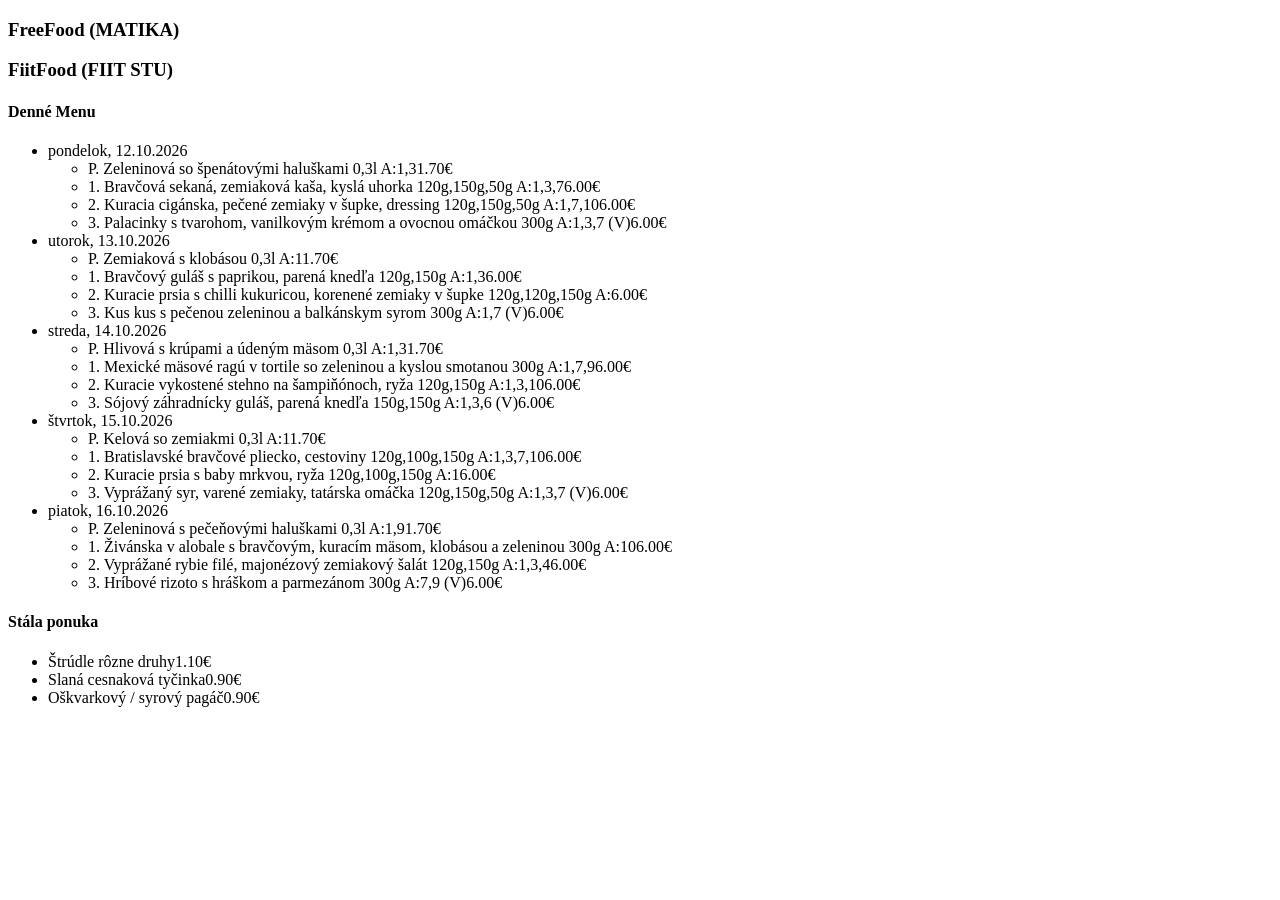
<file: local/fiitfood.html>
<!DOCTYPE html>
<html lang="sk">
<head>
<meta charset="utf-8">
<title>MENU | FreeFood</title>
</head>
<body>
<!-- Lokálna kópia stránky http://www.freefood.sk/menu/ uložená 14.10.2026 pre účely ladenia.
     Zjednodušená: odstránené skripty, štýly, obrázky a časti mimo menu; štruktúra menu (značky, triedy, id) je zachovaná. -->
<div id="content">
<div class="tab-content">
<div id="free-food" class="tab-pane row active"><h3 class="text-center">Free<span class="brand">Food</span> <span class="subtitle">(MATIKA)</span></h3></div>
<div id="fayn-food" class="tab-pane row"></div>
<div id="fiit-food" class="tab-pane row">
<h3 class="text-center">
Fiit<span class="brand">Food</span>
<span class="subtitle">(FIIT STU)</span>
</h3>
<div class="col-xs-12 col-md-5">
<h4>Denné <span class="brand">Menu</span></h4>
<ul class="daily-offer">
<li><span class="day-title">pondelok, 12.10.2026</span><ul class="day-offer"><li><span class="brand">P. </span>Zeleninová so špenátovými haluškami 0,3l A:1,3<span class="brand price">1.70€</span></li><li><span class="brand">1. </span>Bravčová sekaná, zemiaková kaša, kyslá uhorka 120g,150g,50g A:1,3,7<span class="brand price">6.00€</span></li><li><span class="brand">2. </span>Kuracia cigánska, pečené zemiaky v šupke, dressing 120g,150g,50g A:1,7,10<span class="brand price">6.00€</span></li><li><span class="brand">3. </span>Palacinky s tvarohom, vanilkovým krémom a ovocnou omáčkou 300g A:1,3,7 (V)<span class="brand price">6.00€</span></li></ul></li>
<li><span class="day-title">utorok, 13.10.2026</span><ul class="day-offer"><li><span class="brand">P. </span>Zemiaková s klobásou 0,3l A:1<span class="brand price">1.70€</span></li><li><span class="brand">1. </span>Bravčový guláš s paprikou, parená knedľa 120g,150g A:1,3<span class="brand price">6.00€</span></li><li><span class="brand">2. </span>Kuracie prsia s chilli kukuricou, korenené zemiaky v šupke 120g,120g,150g A:<span class="brand price">6.00€</span></li><li><span class="brand">3. </span>Kus kus s pečenou zeleninou a balkánskym syrom 300g A:1,7 (V)<span class="brand price">6.00€</span></li></ul></li>
<li><span class="day-title">streda, 14.10.2026</span><ul class="day-offer"><li><span class="brand">P. </span>Hlivová s krúpami a údeným mäsom 0,3l A:1,3<span class="brand price">1.70€</span></li><li><span class="brand">1. </span>Mexické mäsové ragú v tortile so zeleninou a kyslou smotanou 300g A:1,7,9<span class="brand price">6.00€</span></li><li><span class="brand">2. </span>Kuracie vykostené stehno na šampiňónoch, ryža 120g,150g A:1,3,10<span class="brand price">6.00€</span></li><li><span class="brand">3. </span>Sójový záhradnícky guláš, parená knedľa 150g,150g A:1,3,6 (V)<span class="brand price">6.00€</span></li></ul></li>
<li><span class="day-title">štvrtok, 15.10.2026</span><ul class="day-offer"><li><span class="brand">P. </span>Kelová so zemiakmi 0,3l A:1<span class="brand price">1.70€</span></li><li><span class="brand">1. </span>Bratislavské bravčové pliecko, cestoviny 120g,100g,150g A:1,3,7,10<span class="brand price">6.00€</span></li><li><span class="brand">2. </span>Kuracie prsia s baby mrkvou, ryža 120g,100g,150g A:1<span class="brand price">6.00€</span></li><li><span class="brand">3. </span>Vyprážaný syr, varené zemiaky, tatárska omáčka 120g,150g,50g A:1,3,7 (V)<span class="brand price">6.00€</span></li></ul></li>
<li><span class="day-title">piatok, 16.10.2026</span><ul class="day-offer"><li><span class="brand">P. </span>Zeleninová s pečeňovými haluškami 0,3l A:1,9<span class="brand price">1.70€</span></li><li><span class="brand">1. </span>Živánska v alobale s bravčovým, kuracím mäsom, klobásou a zeleninou 300g A:10<span class="brand price">6.00€</span></li><li><span class="brand">2. </span>Vyprážané rybie filé, majonézový zemiakový šalát 120g,150g A:1,3,4<span class="brand price">6.00€</span></li><li><span class="brand">3. </span>Hríbové rizoto s hráškom a parmezánom 300g A:7,9 (V)<span class="brand price">6.00€</span></li></ul></li>
</ul>
</div>
<div class="col-xs-12 col-md-5 col-md-offset-1">
<h4>Stála <span class="brand">ponuka</span></h4>
<ul class="pernament-offer"><li>Štrúdle rôzne druhy<span class="brand price">1.10€</span></li><li>Slaná cesnaková tyčinka<span class="brand price">0.90€</span></li><li>Oškvarkový / syrový pagáč<span class="brand price">0.90€</span></li></ul>
</div>
</div>
<div id="fayn-coffee" class="tab-pane row"></div>
</div>
</div>
</body>
</html>
</file>
<file: css/fonts.css>
/* Písmo Poppins (SIL Open Font License 1.1) – lokálne súbory .woff2, podmnožiny latin a latin-ext (slovenská diakritika). */

@font-face {
    font-family: "Poppins";
    font-style: normal;
    font-weight: 400;
    font-display: swap;
    src: url("../fonts/poppins-latin-ext-400-normal.woff2") format("woff2");
    unicode-range: U+0100-02AF, U+0304, U+0308, U+0329, U+1E00-1E9F, U+1EF2-1EFF, U+2020, U+20A0-20AB, U+20AD-20C0, U+2113, U+2C60-2C7F, U+A720-A7FF;
}

@font-face {
    font-family: "Poppins";
    font-style: normal;
    font-weight: 400;
    font-display: swap;
    src: url("../fonts/poppins-latin-400-normal.woff2") format("woff2");
    unicode-range: U+0000-00FF, U+0131, U+0152-0153, U+02BB-02BC, U+02C6, U+02DA, U+02DC, U+0304, U+0308, U+0329, U+2000-206F, U+2074, U+20AC, U+2122, U+2191, U+2193, U+2212, U+2215, U+FEFF, U+FFFD;
}

@font-face {
    font-family: "Poppins";
    font-style: normal;
    font-weight: 500;
    font-display: swap;
    src: url("../fonts/poppins-latin-ext-500-normal.woff2") format("woff2");
    unicode-range: U+0100-02AF, U+0304, U+0308, U+0329, U+1E00-1E9F, U+1EF2-1EFF, U+2020, U+20A0-20AB, U+20AD-20C0, U+2113, U+2C60-2C7F, U+A720-A7FF;
}

@font-face {
    font-family: "Poppins";
    font-style: normal;
    font-weight: 500;
    font-display: swap;
    src: url("../fonts/poppins-latin-500-normal.woff2") format("woff2");
    unicode-range: U+0000-00FF, U+0131, U+0152-0153, U+02BB-02BC, U+02C6, U+02DA, U+02DC, U+0304, U+0308, U+0329, U+2000-206F, U+2074, U+20AC, U+2122, U+2191, U+2193, U+2212, U+2215, U+FEFF, U+FFFD;
}

@font-face {
    font-family: "Poppins";
    font-style: normal;
    font-weight: 600;
    font-display: swap;
    src: url("../fonts/poppins-latin-ext-600-normal.woff2") format("woff2");
    unicode-range: U+0100-02AF, U+0304, U+0308, U+0329, U+1E00-1E9F, U+1EF2-1EFF, U+2020, U+20A0-20AB, U+20AD-20C0, U+2113, U+2C60-2C7F, U+A720-A7FF;
}

@font-face {
    font-family: "Poppins";
    font-style: normal;
    font-weight: 600;
    font-display: swap;
    src: url("../fonts/poppins-latin-600-normal.woff2") format("woff2");
    unicode-range: U+0000-00FF, U+0131, U+0152-0153, U+02BB-02BC, U+02C6, U+02DA, U+02DC, U+0304, U+0308, U+0329, U+2000-206F, U+2074, U+20AC, U+2122, U+2191, U+2193, U+2212, U+2215, U+FEFF, U+FFFD;
}

@font-face {
    font-family: "Poppins";
    font-style: normal;
    font-weight: 700;
    font-display: swap;
    src: url("../fonts/poppins-latin-ext-700-normal.woff2") format("woff2");
    unicode-range: U+0100-02AF, U+0304, U+0308, U+0329, U+1E00-1E9F, U+1EF2-1EFF, U+2020, U+20A0-20AB, U+20AD-20C0, U+2113, U+2C60-2C7F, U+A720-A7FF;
}

@font-face {
    font-family: "Poppins";
    font-style: normal;
    font-weight: 700;
    font-display: swap;
    src: url("../fonts/poppins-latin-700-normal.woff2") format("woff2");
    unicode-range: U+0000-00FF, U+0131, U+0152-0153, U+02BB-02BC, U+02C6, U+02DA, U+02DC, U+0304, U+0308, U+0329, U+2000-206F, U+2074, U+20AC, U+2122, U+2191, U+2193, U+2212, U+2215, U+FEFF, U+FFFD;
}
</file>
<file: css/style.css>
/* =========================================================
   Obedové menu v okolí fakulty – vlastné štýly
   (doplnok k Bootstrap 5.3.3, mobile-first)
   ========================================================= */

:root {
    --c-bg: #f8f4ec;
    --c-surface: #ffffff;
    --c-ink: #1f2a24;
    --c-muted: #5f6b64;
    --c-line: #e7dfd0;
    --c-green: #1e6b4f;
    --c-green-dark: #154d39;
    --c-green-soft: #e3f0e8;
    --c-tomato: #d9472f;
    --c-tomato-soft: #fbe7e2;
    --c-amber: #e89a1c;
    --c-amber-soft: #fdf1dc;
    --c-leaf: #4f9a3a;
    --c-leaf-soft: #e9f5e3;
    --c-plum: #8a4f86;
    --c-plum-soft: #f4e8f3;
    --radius: 18px;
    --shadow: 0 1px 2px rgba(31, 42, 36, 0.06), 0 8px 24px rgba(31, 42, 36, 0.07);

    --bs-body-font-family: "Poppins", "Segoe UI", Arial, sans-serif;
    --bs-body-bg: var(--c-bg);
    --bs-body-color: var(--c-ink);
    --bs-link-color: var(--c-green);
    --bs-link-hover-color: var(--c-green-dark);
}

body {
    font-family: "Poppins", "Segoe UI", Arial, sans-serif;
    background-color: var(--c-bg);
    color: var(--c-ink);
    line-height: 1.55;
}

a {
    color: var(--c-green);
}

a:hover,
a:focus {
    color: var(--c-green-dark);
}

:focus-visible {
    outline: 3px solid var(--c-amber);
    outline-offset: 2px;
}

.skip-link {
    position: absolute;
    left: 1rem;
    top: -4rem;
    z-index: 2000;
    padding: 0.5rem 1rem;
    border-radius: 0 0 10px 10px;
    background: var(--c-ink);
    color: #ffffff;
    text-decoration: none;
}

.skip-link:focus {
    top: 0;
    color: #ffffff;
}

/* ---------- Hlavička ---------- */

.site-header {
    background-color: var(--c-green);
    background-image:
        radial-gradient(circle at 85% 20%, rgba(242, 193, 78, 0.28) 0, rgba(242, 193, 78, 0) 40%),
        radial-gradient(circle at 10% 110%, rgba(217, 71, 47, 0.35) 0, rgba(217, 71, 47, 0) 45%);
    color: #ffffff;
}

.site-header .navbar {
    padding-top: 0.9rem;
    padding-bottom: 0.9rem;
}

.navbar-brand {
    display: flex;
    align-items: center;
    gap: 0.6rem;
    color: #ffffff;
    font-weight: 700;
    font-size: 1.05rem;
    line-height: 1.15;
}

.navbar-brand:hover,
.navbar-brand:focus {
    color: #ffffff;
}

.navbar-brand img {
    border-radius: 10px;
    box-shadow: 0 0 0 2px rgba(255, 255, 255, 0.35);
}

.brand-sub {
    display: block;
    font-weight: 400;
    font-size: 0.78rem;
    opacity: 0.8;
}

.navbar-toggler {
    border: 1px solid rgba(255, 255, 255, 0.5);
    color: #ffffff;
    font-size: 1.5rem;
    padding: 0.15rem 0.6rem;
}

.site-header .nav-link {
    color: rgba(255, 255, 255, 0.85);
    font-weight: 500;
    border-radius: 999px;
    padding: 0.45rem 1rem;
}

.site-header .nav-link:hover,
.site-header .nav-link:focus {
    color: #ffffff;
    background: rgba(255, 255, 255, 0.12);
}

.site-header .nav-link.active {
    color: var(--c-green-dark);
    background: #ffffff;
}

.hero {
    padding: 1.5rem 0 4.5rem;
}

.hero h1 {
    font-weight: 700;
    font-size: 2rem;
    letter-spacing: -0.02em;
    margin-bottom: 0.5rem;
}

.hero-kicker {
    display: inline-block;
    margin-bottom: 0.75rem;
    padding: 0.25rem 0.8rem;
    border-radius: 999px;
    background: rgba(255, 255, 255, 0.14);
    font-size: 0.85rem;
    font-weight: 500;
}

.hero-lead {
    max-width: 40rem;
    margin: 0;
    font-size: 1.02rem;
    color: rgba(255, 255, 255, 0.9);
}

.hero-lead time {
    font-weight: 600;
    color: #ffffff;
}

/* ---------- Ovládací panel ---------- */

.controls {
    margin-top: -3rem;
}

.controls-card {
    background: var(--c-surface);
    border-radius: var(--radius);
    box-shadow: var(--shadow);
    padding: 1rem;
}

.controls-row + .controls-row {
    margin-top: 1rem;
    padding-top: 1rem;
    border-top: 1px dashed var(--c-line);
}

.controls-row-split {
    display: grid;
    gap: 1rem;
}

.day-tabs {
    display: grid;
    grid-template-columns: repeat(5, 1fr);
    gap: 0.4rem;
    margin: 0;
    padding: 0;
    list-style: none;
}

.day-tabs-week {
    grid-column: 1 / -1;
}

.day-tab {
    width: 100%;
    display: flex;
    flex-direction: column;
    align-items: center;
    gap: 0.05rem;
    padding: 0.55rem 0.25rem;
    border: 1px solid var(--c-line);
    border-radius: 12px;
    background: var(--c-bg);
    color: var(--c-ink);
    font: inherit;
    font-weight: 600;
    line-height: 1.2;
    cursor: pointer;
    transition: background-color 0.15s ease, color 0.15s ease, border-color 0.15s ease;
}

.day-tab:hover {
    border-color: var(--c-green);
}

.day-tab .d-name {
    display: none;
}

.day-tab .d-date {
    font-size: 0.72rem;
    font-weight: 400;
    color: var(--c-muted);
}

.day-tab.is-today {
    border-color: var(--c-amber);
    box-shadow: inset 0 -3px 0 var(--c-amber);
}

.day-tab.active {
    background: var(--c-green);
    border-color: var(--c-green);
    color: #ffffff;
}

.day-tab.active .d-date {
    color: rgba(255, 255, 255, 0.8);
}

.day-tab-week {
    flex-direction: row;
    justify-content: center;
    gap: 0.4rem;
}

.filter-group {
    margin: 0;
    padding: 0;
    border: 0;
    min-width: 0;
}

.filter-group legend {
    float: none;
    width: auto;
    margin-bottom: 0.5rem;
    font-size: 0.8rem;
    font-weight: 600;
    letter-spacing: 0.04em;
    text-transform: uppercase;
    color: var(--c-muted);
}

.filter-chips {
    display: flex;
    flex-wrap: wrap;
    gap: 0.4rem;
}

.filter-chip {
    display: inline-flex;
    align-items: center;
    gap: 0.35rem;
    padding: 0.4rem 0.85rem;
    border: 1px solid var(--c-line);
    border-radius: 999px;
    background: var(--c-surface);
    font-size: 0.88rem;
    font-weight: 500;
    color: var(--c-muted);
    cursor: pointer;
    user-select: none;
}

.filter-chip .chip-check {
    display: none;
}

.btn-check:checked + .filter-chip {
    background: var(--c-green-soft);
    border-color: var(--c-green);
    color: var(--c-green-dark);
}

.btn-check:checked + .filter-chip .chip-check {
    display: inline-block;
}

.btn-check:focus-visible + .filter-chip {
    outline: 3px solid var(--c-amber);
    outline-offset: 2px;
}

.source-switch {
    width: 100%;
}

.source-switch .btn {
    font-size: 0.88rem;
}

.btn-outline-success {
    --bs-btn-color: var(--c-green);
    --bs-btn-border-color: var(--c-green);
    --bs-btn-hover-bg: var(--c-green);
    --bs-btn-hover-border-color: var(--c-green);
    --bs-btn-active-bg: var(--c-green);
    --bs-btn-active-border-color: var(--c-green);
}

.btn-primary {
    --bs-btn-bg: var(--c-tomato);
    --bs-btn-border-color: var(--c-tomato);
    --bs-btn-hover-bg: #bf3a24;
    --bs-btn-hover-border-color: #bf3a24;
    --bs-btn-active-bg: #a8321f;
    --bs-btn-active-border-color: #a8321f;
    --bs-btn-disabled-bg: var(--c-tomato);
    --bs-btn-disabled-border-color: var(--c-tomato);
}

.action-buttons {
    display: flex;
    flex-wrap: wrap;
    gap: 0.5rem;
    align-items: flex-end;
}

.action-buttons .btn {
    flex: 1 1 auto;
    font-weight: 500;
    border-radius: 12px;
}

.global-status {
    margin-top: 1rem;
}

.global-alert {
    display: flex;
    gap: 0.6rem;
    align-items: flex-start;
    padding: 0.8rem 1rem;
    border-radius: 14px;
    font-size: 0.92rem;
}

.global-alert-info {
    background: var(--c-amber-soft);
    color: #6b4710;
}

/* ---------- Sekcia s menu ---------- */

.menu-section {
    padding: 2rem 0 3rem;
}

.menu-heading {
    display: flex;
    flex-wrap: wrap;
    justify-content: space-between;
    align-items: center;
    gap: 0.75rem;
    margin-bottom: 1.25rem;
}

.menu-heading h2 {
    margin: 0;
    font-size: 1.45rem;
    font-weight: 700;
}

.legend {
    display: flex;
    flex-wrap: wrap;
    gap: 0.4rem 1rem;
    margin: 0;
    padding: 0;
    list-style: none;
    font-size: 0.8rem;
    color: var(--c-muted);
}

.legend li {
    display: inline-flex;
    align-items: center;
    gap: 0.35rem;
}

.legend-dot {
    width: 0.7rem;
    height: 0.7rem;
    border-radius: 50%;
    display: inline-block;
}

.dot-polievka {
    background: var(--c-amber);
}

.dot-hlavne {
    background: var(--c-green);
}

.dot-vegetarianske {
    background: var(--c-leaf);
}

.dot-ine {
    background: var(--c-plum);
}

.restaurant-grid {
    display: grid;
    grid-template-columns: 1fr;
    gap: 1.25rem;
    align-items: start;
}

.restaurant-card {
    position: relative;
    background: var(--c-surface);
    border-radius: var(--radius);
    box-shadow: var(--shadow);
    overflow: hidden;
    min-width: 0;
}

.rc-header {
    padding: 1.1rem 1.2rem 0.9rem;
    border-bottom: 1px solid var(--c-line);
    background: linear-gradient(180deg, #fffdf8 0%, #ffffff 100%);
}

.rc-name {
    margin: 0;
    font-size: 1.2rem;
    font-weight: 700;
}

.rc-subtitle {
    margin: 0 0 0.6rem;
    font-size: 0.85rem;
    color: var(--c-muted);
}

.rc-info {
    margin: 0 0 0.6rem;
    padding: 0;
    list-style: none;
    font-size: 0.85rem;
}

.rc-info li {
    display: flex;
    gap: 0.45rem;
    align-items: baseline;
}

.rc-info address {
    margin: 0;
}

.rc-info .bi {
    color: var(--c-tomato);
}

.rc-info a {
    font-weight: 500;
}

.rc-updated {
    display: flex;
    flex-wrap: wrap;
    align-items: center;
    gap: 0.3rem;
    margin: 0;
    font-size: 0.78rem;
    color: var(--c-muted);
}

.rc-source {
    margin-left: auto;
    padding: 0.1rem 0.55rem;
    border-radius: 999px;
    font-size: 0.7rem;
    font-weight: 600;
}

.rc-source-live {
    background: var(--c-green-soft);
    color: var(--c-green-dark);
}

.rc-source-local {
    background: var(--c-amber-soft);
    color: #7a5310;
}

.rc-body {
    padding: 0.9rem 1.2rem 1.2rem;
    min-height: 5rem;
}

.rc-loading {
    display: flex;
    align-items: center;
    justify-content: center;
    gap: 0.75rem;
    padding: 1.5rem 0;
    font-weight: 500;
    color: var(--c-green);
}

.is-loading .rc-body .rc-day,
.is-loading .rc-body .rc-price-note {
    opacity: 0.35;
}

.rc-price-note {
    margin: 0 0 0.6rem;
    font-size: 0.75rem;
    color: var(--c-muted);
}

.rc-notice {
    display: flex;
    gap: 0.55rem;
    align-items: flex-start;
    padding: 0.7rem 0.85rem;
    margin-bottom: 0.75rem;
    border-radius: 12px;
    font-size: 0.86rem;
}

.rc-notice-danger {
    background: var(--c-tomato-soft);
    color: #8c2717;
}

.rc-notice-warning {
    background: var(--c-amber-soft);
    color: #6b4710;
}

.rc-notice-secondary,
.rc-notice-light {
    background: var(--c-bg);
    color: var(--c-muted);
}

.rc-day + .rc-day {
    margin-top: 1.1rem;
    padding-top: 1rem;
    border-top: 1px solid var(--c-line);
}

.rc-day-title {
    display: flex;
    align-items: center;
    gap: 0.45rem;
    margin: 0 0 0.6rem;
    font-size: 0.95rem;
    font-weight: 700;
}

.rc-day-title time {
    font-weight: 400;
    color: var(--c-muted);
}

.today-badge {
    padding: 0.05rem 0.5rem;
    border-radius: 999px;
    background: var(--c-amber);
    color: #ffffff;
    font-size: 0.68rem;
    font-weight: 600;
    text-transform: uppercase;
    letter-spacing: 0.05em;
}

.menu-group + .menu-group {
    margin-top: 0.8rem;
}

.menu-group-title {
    margin: 0 0 0.35rem;
    font-size: 0.72rem;
    font-weight: 600;
    letter-spacing: 0.08em;
    text-transform: uppercase;
    color: var(--c-muted);
}

.menu-list {
    margin: 0;
    padding: 0;
    list-style: none;
}

.menu-item {
    display: flex;
    justify-content: space-between;
    align-items: flex-start;
    gap: 0.75rem;
    padding: 0.6rem 0.7rem 0.6rem 0.85rem;
    margin-bottom: 0.4rem;
    border-radius: 12px;
    border-left: 4px solid var(--c-green);
    background: #fbfaf7;
}

.menu-item.type-polievka {
    border-left-color: var(--c-amber);
    background: #fffaf1;
}

.menu-item.type-vegetarianske {
    border-left-color: var(--c-leaf);
    background: #f7fbf4;
}

.menu-item.type-dezert,
.menu-item.type-salat,
.menu-item.type-ine {
    border-left-color: var(--c-plum);
    background: #fcf8fb;
}

.mi-main {
    min-width: 0;
}

.mi-top {
    display: flex;
    flex-wrap: wrap;
    gap: 0.35rem;
    align-items: center;
    margin-bottom: 0.15rem;
}

.mi-type {
    font-size: 0.68rem;
    font-weight: 600;
    letter-spacing: 0.05em;
    text-transform: uppercase;
    color: var(--c-green);
}

.type-polievka .mi-type {
    color: #a96a06;
}

.type-vegetarianske .mi-type {
    color: var(--c-leaf);
}

.type-dezert .mi-type,
.type-salat .mi-type,
.type-ine .mi-type {
    color: var(--c-plum);
}

.mi-veg {
    padding: 0 0.45rem;
    border-radius: 999px;
    background: var(--c-leaf-soft);
    color: var(--c-leaf);
    font-size: 0.68rem;
    font-weight: 600;
}

.mi-name {
    margin: 0;
    font-weight: 500;
    font-size: 0.95rem;
    line-height: 1.35;
    overflow-wrap: anywhere;
}

.type-polievka .mi-name {
    font-style: italic;
}

.mi-meta {
    display: flex;
    flex-wrap: wrap;
    gap: 0.2rem 0.8rem;
    margin: 0.25rem 0 0;
    font-size: 0.74rem;
    color: var(--c-muted);
}

.mi-price {
    display: flex;
    flex-direction: column;
    align-items: flex-end;
    flex-shrink: 0;
    text-align: right;
}

.price-main {
    padding: 0.15rem 0.6rem;
    border-radius: 999px;
    background: var(--c-tomato);
    color: #ffffff;
    font-weight: 700;
    font-size: 0.88rem;
    white-space: nowrap;
}

.type-polievka .price-main {
    background: var(--c-amber);
}

.price-student {
    margin-top: 0.2rem;
    font-size: 0.7rem;
    color: var(--c-muted);
    white-space: nowrap;
}

.price-none {
    font-size: 0.72rem;
    color: var(--c-muted);
    white-space: nowrap;
}

.empty-filter {
    padding: 2rem;
    border: 2px dashed var(--c-line);
    border-radius: var(--radius);
    text-align: center;
    color: var(--c-muted);
}

/* ---------- Pätička ---------- */

.site-footer {
    padding: 2.5rem 0 2rem;
    background: var(--c-ink);
    color: rgba(255, 255, 255, 0.75);
    font-size: 0.88rem;
}

.site-footer a {
    color: #f2c14e;
}

.site-footer a:hover,
.site-footer a:focus {
    color: #ffffff;
}

.footer-grid {
    display: grid;
    gap: 1.5rem;
}

.footer-title {
    margin-bottom: 0.5rem;
    color: #ffffff;
    font-weight: 600;
}

.footer-list {
    margin: 0;
    padding: 0;
    list-style: none;
}

.footer-list li + li {
    margin-top: 0.25rem;
}

/* ---------- Toast ---------- */

.toast {
    border: 0;
    border-radius: 14px;
    box-shadow: var(--shadow);
    font-size: 0.9rem;
}

.toast-success .toast-icon {
    color: var(--c-green);
}

.toast-warning .toast-icon {
    color: var(--c-amber);
}

.toast-info .toast-icon {
    color: var(--c-plum);
}

/* ---------- Podstránka O projekte ---------- */

.page-content {
    padding: 0 0 3rem;
}

.content-card {
    margin-top: -3rem;
    padding: 1.25rem;
    background: var(--c-surface);
    border-radius: var(--radius);
    box-shadow: var(--shadow);
}

.content-card + .content-card {
    margin-top: 1.25rem;
}

.content-card h2 {
    font-size: 1.3rem;
    font-weight: 700;
    margin-bottom: 0.8rem;
}

.content-card h3 {
    font-size: 1.05rem;
    font-weight: 600;
    margin-top: 1.2rem;
}

.source-list {
    display: grid;
    gap: 0.8rem;
    margin: 0;
    padding: 0;
    list-style: none;
}

.source-list li {
    padding: 0.8rem 1rem;
    border-radius: 12px;
    background: var(--c-bg);
    border-left: 4px solid var(--c-green);
    overflow-wrap: anywhere;
}

.steps {
    padding-left: 1.2rem;
}

.steps li + li {
    margin-top: 0.4rem;
}

.code-block {
    padding: 1rem;
    border-radius: 12px;
    background: var(--c-ink);
    color: #e9f5e3;
    font-size: 0.8rem;
    overflow-x: auto;
}

.lib-table {
    font-size: 0.9rem;
}

.allergen-list {
    columns: 1;
    padding-left: 1.4rem;
    font-size: 0.9rem;
}

/* ---------- Responzivita ---------- */

@media (min-width: 576px) {
    .day-tab .d-name {
        display: inline;
    }

    .day-tab .d-short {
        display: none;
    }

    .day-tab {
        font-size: 0.85rem;
    }

    .hero h1 {
        font-size: 2.4rem;
    }

    .controls-card {
        padding: 1.25rem 1.5rem;
    }

    .allergen-list {
        columns: 2;
    }

    .footer-grid {
        grid-template-columns: 1fr 1fr;
    }
}

@media (min-width: 768px) {
    .restaurant-grid {
        grid-template-columns: repeat(2, minmax(0, 1fr));
    }

    .controls-row-split {
        grid-template-columns: auto minmax(0, 1fr);
        align-items: end;
    }

    .controls-row-split .filter-group:first-child {
        grid-column: 1 / -1;
    }

    .source-switch {
        width: auto;
    }

    .action-buttons {
        justify-content: flex-end;
    }

    .action-buttons .btn {
        flex: 0 0 auto;
    }

    .content-card {
        padding: 2rem;
    }

    .hero {
        padding: 2rem 0 5rem;
    }
}

@media (min-width: 992px) {
    .day-tabs {
        grid-template-columns: repeat(5, 1fr) 1.3fr;
    }

    .day-tabs-week {
        grid-column: auto;
    }

    .day-tab {
        font-size: 0.92rem;
        padding: 0.65rem 0.4rem;
    }

    .hero h1 {
        font-size: 2.9rem;
    }

    .footer-grid {
        grid-template-columns: 2fr 1.4fr 1fr;
    }
}

@media (min-width: 1200px) {
    .restaurant-grid {
        grid-template-columns: repeat(3, minmax(0, 1fr));
    }
}

@media (prefers-reduced-motion: reduce) {
    .day-tab {
        transition: none;
    }
}
</file>
